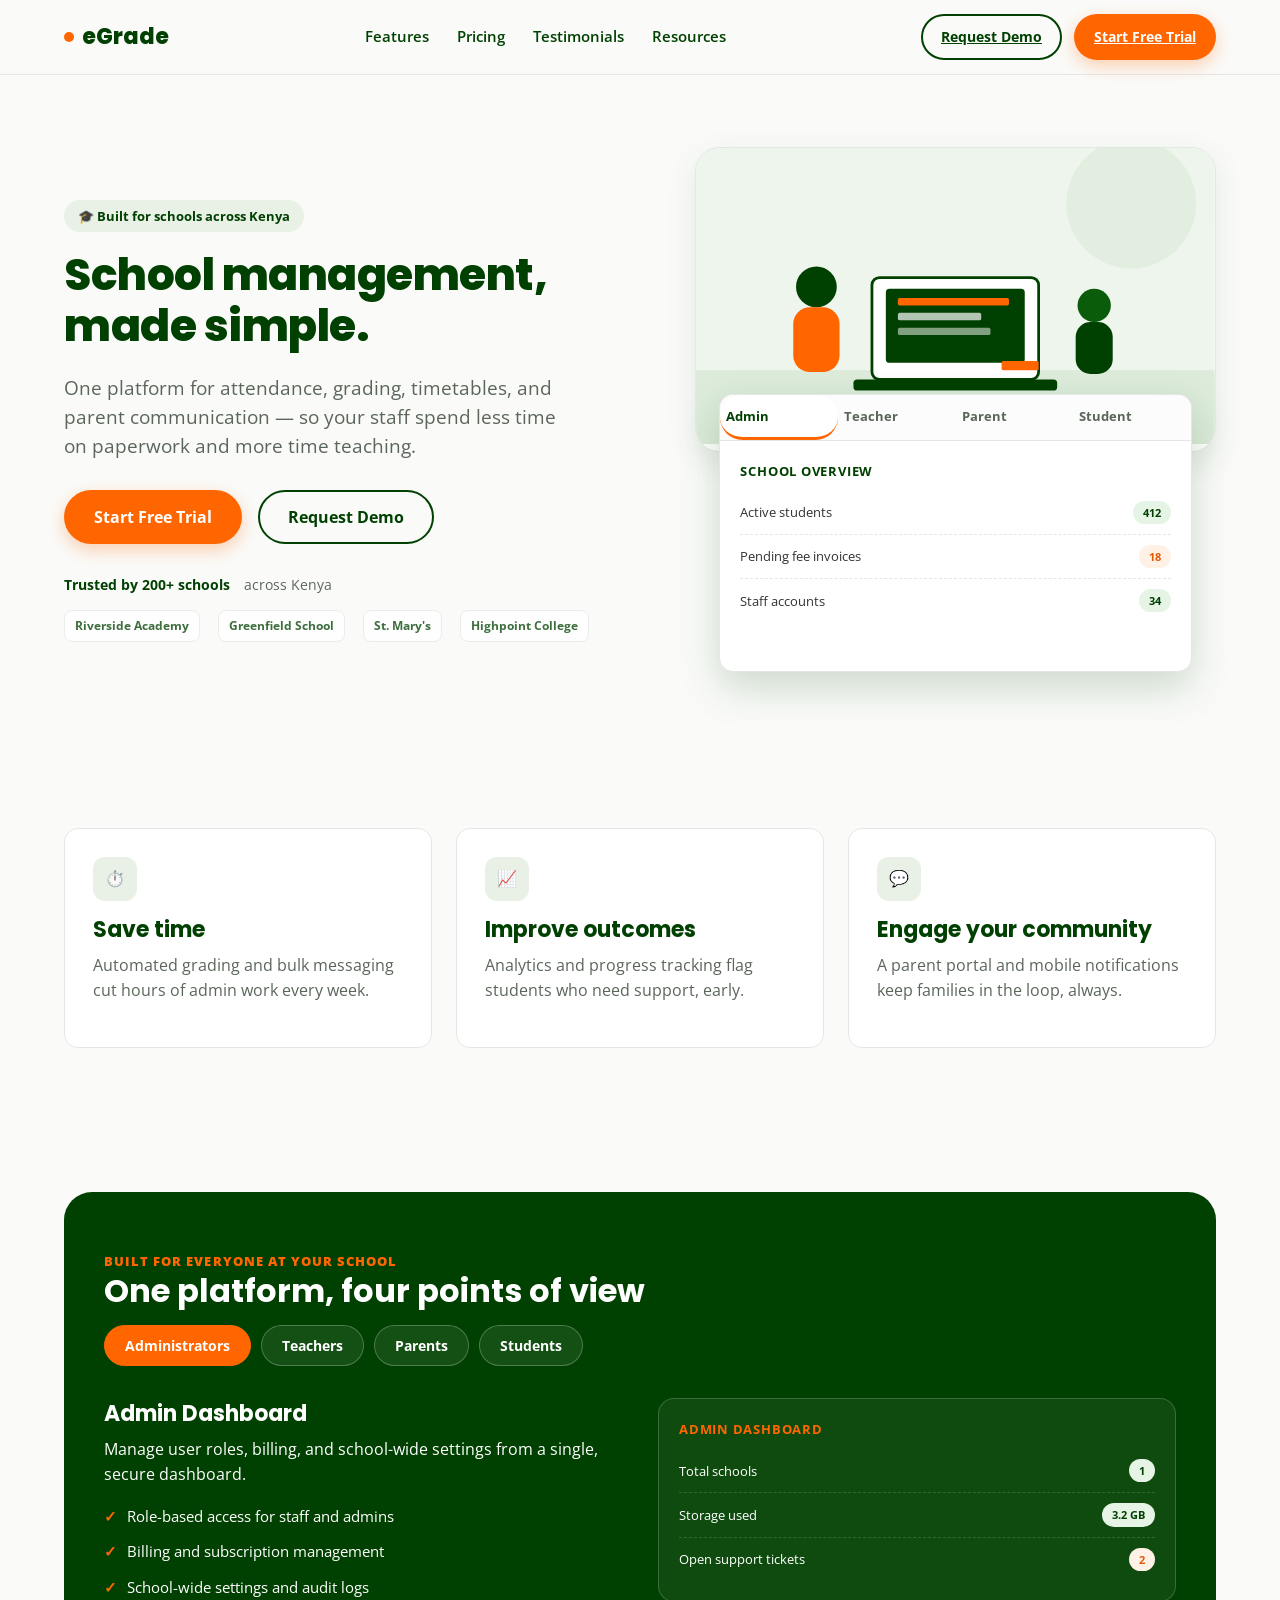
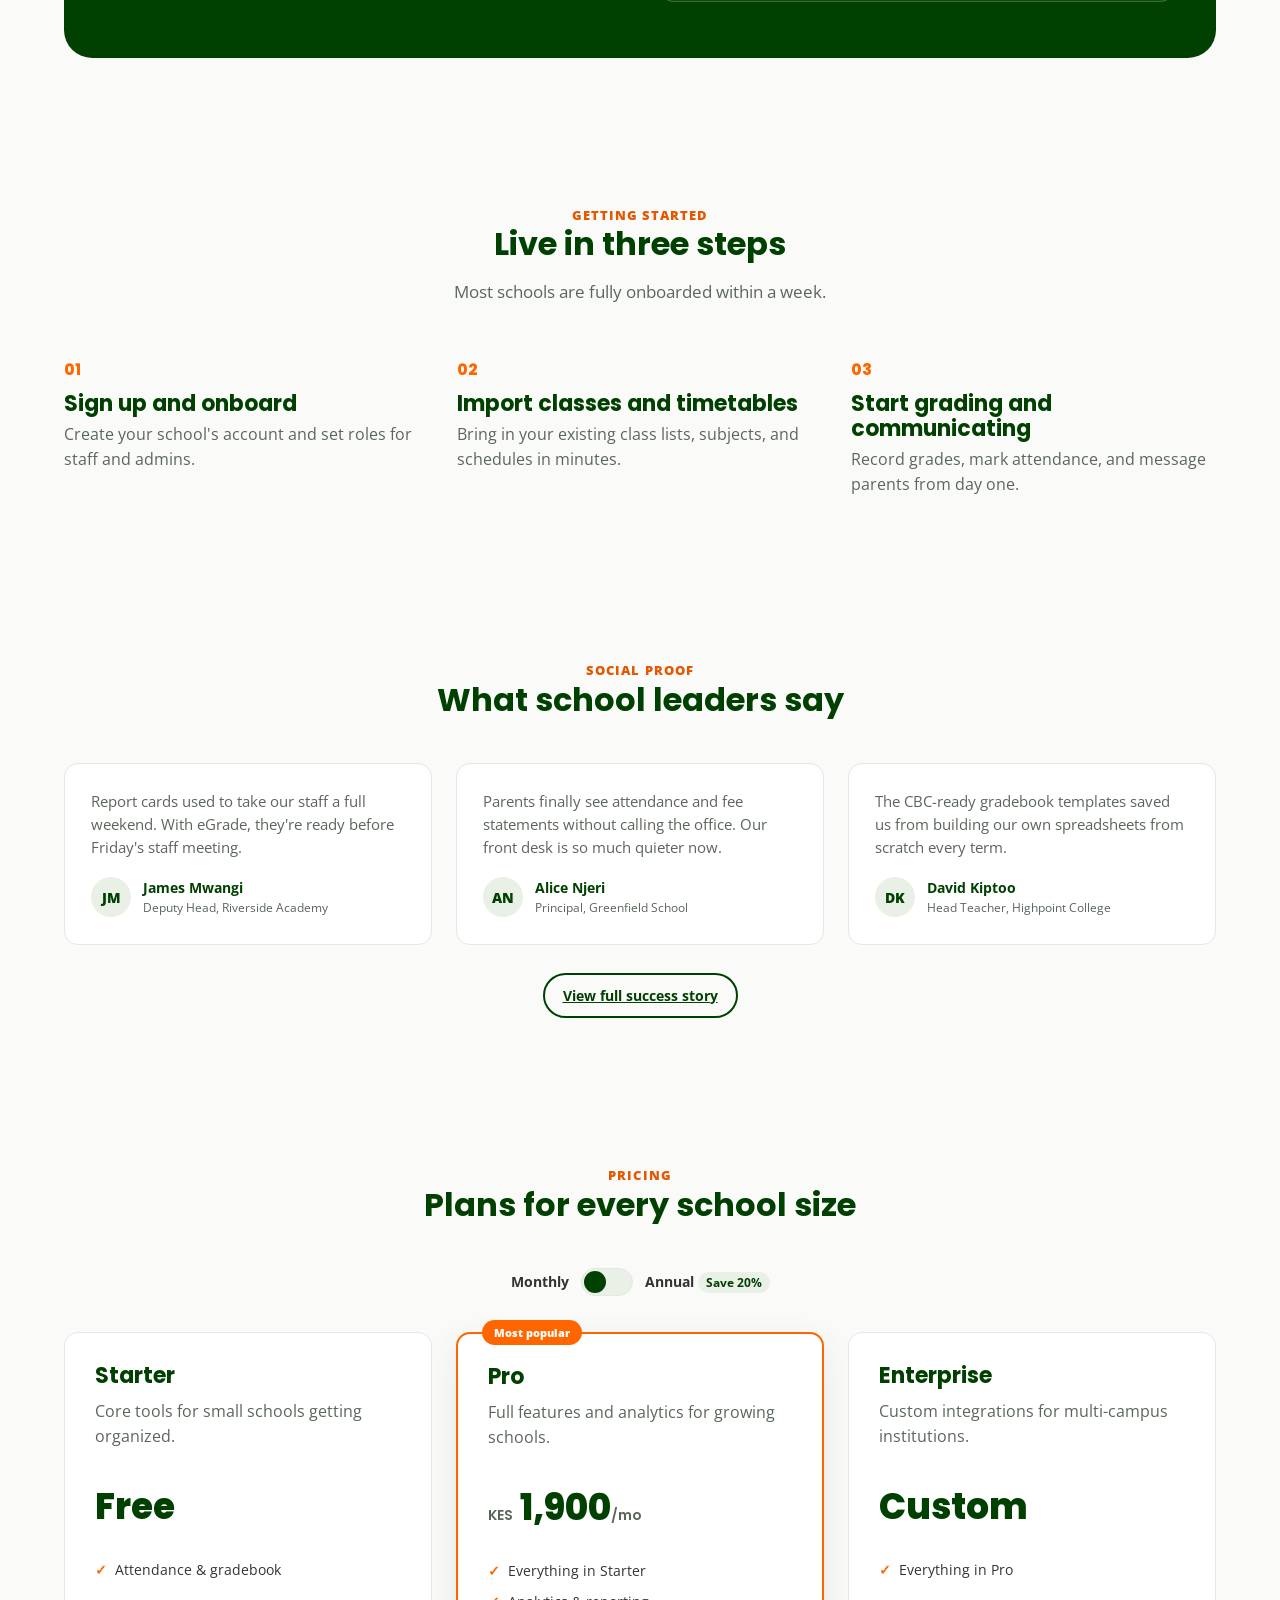
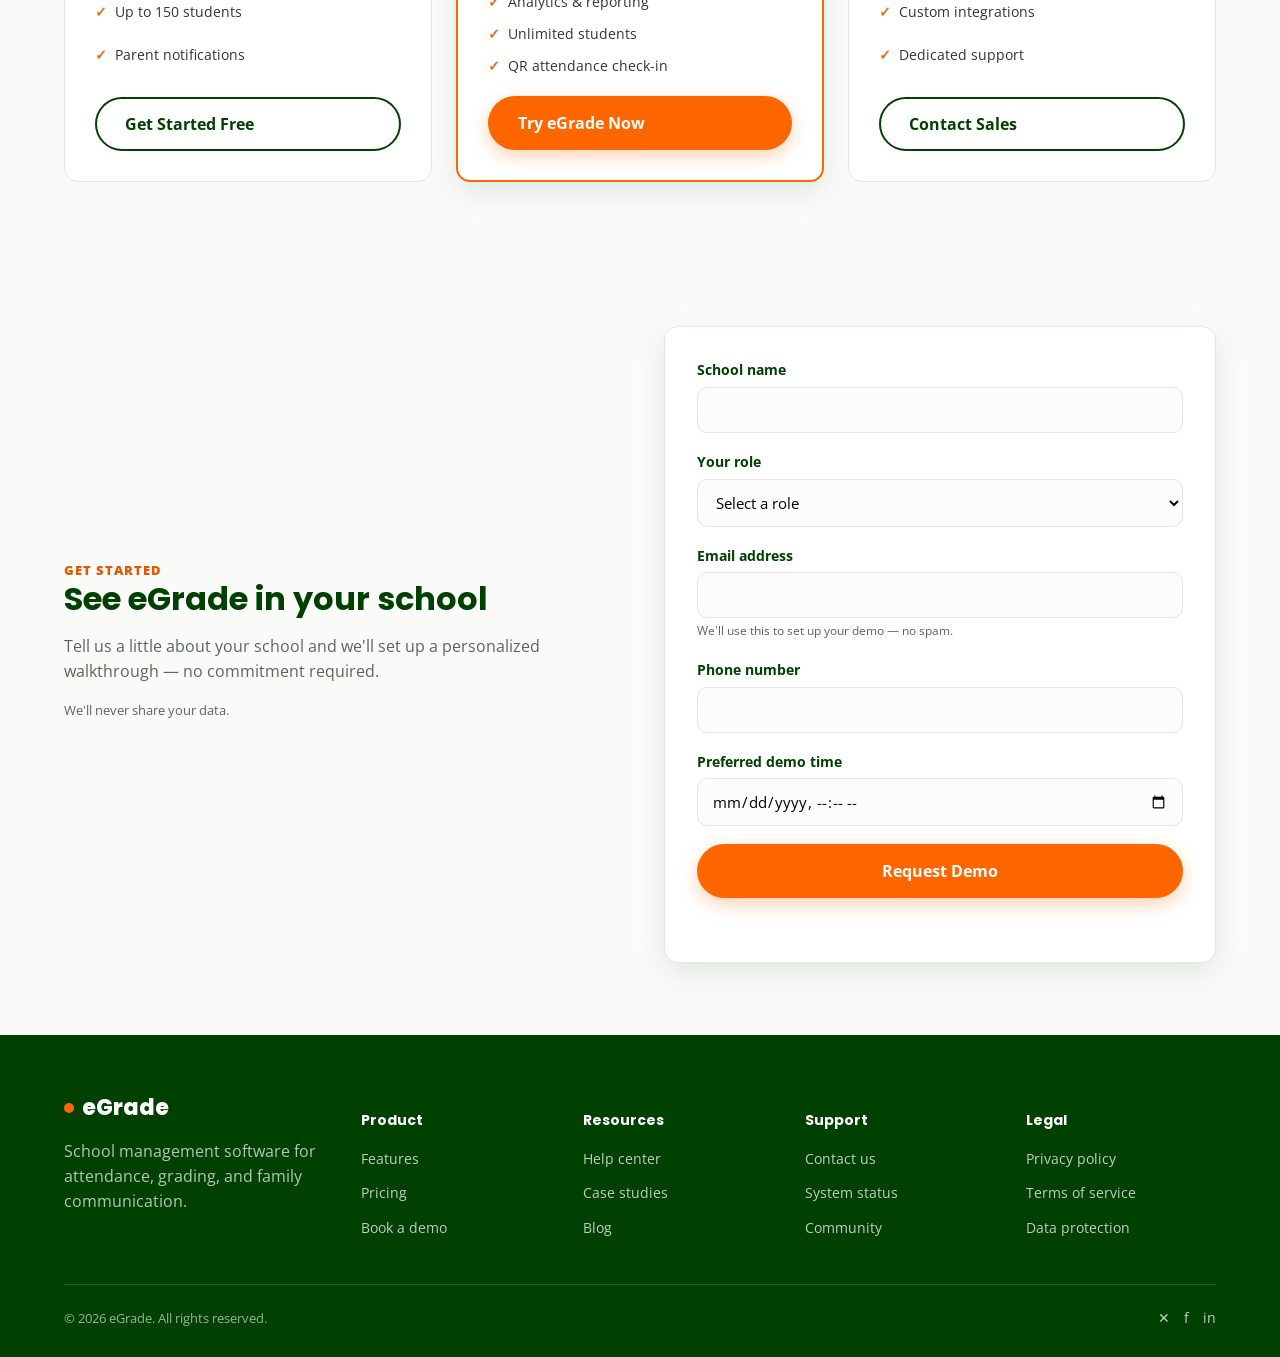
<file: h/index.html>
<!DOCTYPE html>
<html lang="en">
<head>
<meta charset="UTF-8">
<meta name="viewport" content="width=device-width, initial-scale=1.0">
<title>eGrade — School Management Software | Attendance, Grading, Parent Portal</title>
<meta name="description" content="Streamline school operations with eGrade. Manage attendance, grading, timetables, and parent communication in one secure platform. Start a free trial.">
<link rel="preconnect" href="https://fonts.googleapis.com">
<link rel="preconnect" href="https://fonts.gstatic.com" crossorigin>
<link href="https://fonts.googleapis.com/css2?family=Poppins:wght@600;700;800&family=Open+Sans:wght@400;600;700&display=swap" rel="stylesheet">
<script type="application/ld+json">
{
  "@context": "https://schema.org",
  "@type": "SoftwareApplication",
  "name": "eGrade",
  "applicationCategory": "EducationalApplication",
  "operatingSystem": "Web",
  "description": "All-in-one school management platform for attendance, grading, communication, and reporting.",
  "offers": {
    "@type": "AggregateOffer",
    "lowPrice": "0",
    "priceCurrency": "KES",
    "offerCount": "3"
  },
  "aggregateRating": {
    "@type": "AggregateRating",
    "ratingValue": "4.8",
    "reviewCount": "214"
  }
}
</script>
<script type="application/ld+json">
{
  "@context": "https://schema.org",
  "@type": "Organization",
  "name": "eGrade",
  "url": "https://www.egrade.example",
  "sameAs": []
}
</script>
<style>
  :root{
    --green-900:#004000;
    --green-800:#0a5c0a;
    --green-050:#e9f1e7;
    --orange-500:#ff6600;
    --orange-600:#e35800;
    --bg:#FAFBF9;
    --text:#333333;
    --text-soft:#5b665b;
    --border:#E6E6E6;
    --white:#ffffff;
    --radius:14px;
    --max:1200px;
    --gutter:24px;
    --font-head:'Poppins', 'Inter', sans-serif;
    --font-body:'Open Sans', 'Roboto', sans-serif;
    --shadow:0 10px 30px rgba(0,64,0,0.10);
  }
  *{box-sizing:border-box;}
  html{scroll-behavior:smooth;}
  @media (prefers-reduced-motion:reduce){ html{scroll-behavior:auto;} *{animation:none !important; transition:none !important;} }

  body{
    margin:0;
    font-family:var(--font-body);
    color:var(--text);
    background:var(--bg);
    font-size:16px;
    line-height:1.55;
  }
  h1,h2,h3{ font-family:var(--font-head); color:var(--green-900); margin:0 0 .5em; line-height:1.15; }
  h1{ font-size:44px; font-weight:800; letter-spacing:-0.5px; }
  h2{ font-size:32px; font-weight:700; }
  h3{ font-size:22px; font-weight:700; }
  p{ margin:0 0 1em; color:var(--text-soft); }
  a{ color:inherit; }
  .container{ max-width:var(--max); margin:0 auto; padding:0 var(--gutter); }
  .skip-link{
    position:absolute; left:-9999px; top:0; background:var(--green-900); color:#fff; padding:12px 20px; z-index:200; border-radius:0 0 8px 0;
  }
  .skip-link:focus{ left:0; }

  button, .btn{
    font-family:var(--font-body);
    font-weight:700;
    font-size:16px;
    border-radius:999px;
    padding:14px 28px;
    border:2px solid transparent;
    cursor:pointer;
    display:inline-flex;
    align-items:center;
    gap:8px;
    transition:transform .15s ease, box-shadow .15s ease, background .15s ease;
  }
  button:focus-visible, a:focus-visible, input:focus-visible, .tab:focus-visible{
    outline:3px solid var(--orange-500);
    outline-offset:2px;
  }
  .btn-primary{ background:var(--orange-500); color:#fff; box-shadow:0 6px 18px rgba(255,102,0,0.30); }
  .btn-primary:hover{ background:var(--orange-600); transform:translateY(-2px); }
  .btn-outline{ background:transparent; color:var(--green-900); border-color:var(--green-900); }
  .btn-outline:hover{ background:var(--green-050); transform:translateY(-2px); }
  .btn-sm{ padding:10px 18px; font-size:14px; }

  /* NAV */
  header.nav{
    position:sticky; top:0; z-index:100;
    background:rgba(250,251,249,0.92);
    backdrop-filter:blur(8px);
    border-bottom:1px solid var(--border);
  }
  .nav-inner{ display:flex; align-items:center; justify-content:space-between; padding:14px var(--gutter); max-width:var(--max); margin:0 auto; }
  .logo{ display:flex; align-items:center; gap:8px; font-family:var(--font-head); font-weight:800; font-size:22px; color:var(--green-900); text-decoration:none; }
  .logo .dot{ width:10px; height:10px; border-radius:50%; background:var(--orange-500); display:inline-block; }
  .nav-links{ display:flex; gap:28px; list-style:none; margin:0; padding:0; }
  .nav-links a{ text-decoration:none; font-weight:600; color:var(--green-900); font-size:15px; }
  .nav-cta{ display:flex; gap:12px; align-items:center; }
  .nav-toggle{ display:none; background:none; border:none; padding:8px; }
  @media (max-width:900px){
    .nav-links{ display:none; }
    .nav-toggle{ display:inline-flex; }
  }

  /* HERO */
  .hero{ padding:72px 0 60px; overflow:hidden; }
  .hero-inner{ display:grid; grid-template-columns:1.05fr 0.95fr; gap:56px; align-items:center; }
  .eyebrow{ display:inline-flex; align-items:center; gap:8px; background:var(--green-050); color:var(--green-900); font-weight:700; font-size:13px; padding:6px 14px; border-radius:999px; margin-bottom:18px; }
  .hero p.lead{ font-size:19px; color:var(--text-soft); max-width:46ch; }
  .hero-ctas{ display:flex; gap:16px; margin:28px 0 30px; flex-wrap:wrap; }
  .trust-line{ display:flex; align-items:center; gap:14px; flex-wrap:wrap; font-size:14px; color:var(--text-soft); }
  .trust-line strong{ color:var(--green-900); }
  .logo-row{ display:flex; gap:18px; margin-top:14px; opacity:.75; flex-wrap:wrap; }
  .logo-chip{ font-size:12px; font-weight:700; color:var(--green-900); border:1px solid var(--border); border-radius:8px; padding:6px 10px; background:#fff; }

  /* Hero visual: illustration + dashboard inset with role switcher */
  .hero-visual{ position:relative; }
  .scene{ border-radius:24px; overflow:hidden; box-shadow:var(--shadow); background:linear-gradient(160deg, var(--green-050), #fff 60%); border:1px solid var(--border); }
  .dash-card{
    position:relative; margin:-58px 24px 24px; background:#fff; border-radius:var(--radius); box-shadow:0 16px 40px rgba(0,64,0,0.18); border:1px solid var(--border); overflow:hidden;
  }
  .dash-tabs{ display:flex; border-bottom:1px solid var(--border); background:#fbfcfb; }
  .tab{
    flex:1; background:none; border:none; padding:12px 6px; font-weight:700; font-size:13px; color:var(--text-soft); cursor:pointer; border-bottom:3px solid transparent; font-family:var(--font-body);
  }
  .tab[aria-selected="true"]{ color:var(--green-900); border-bottom-color:var(--orange-500); background:#fff; }
  .dash-body{ padding:20px; min-height:230px; }
  .dash-row{ display:flex; justify-content:space-between; align-items:center; padding:10px 0; border-bottom:1px dashed var(--border); font-size:13px; }
  .dash-row:last-child{ border-bottom:none; }
  .pill{ font-size:11px; font-weight:700; padding:3px 10px; border-radius:999px; }
  .pill.ok{ background:#e6f4e6; color:var(--green-900); }
  .pill.warn{ background:#fff1e6; color:var(--orange-600); }
  .dash-title{ font-size:13px; font-weight:700; color:var(--green-900); text-transform:uppercase; letter-spacing:.06em; margin-bottom:10px; }

  @media (max-width:900px){
    .hero-inner{ grid-template-columns:1fr; gap:36px; }
    h1{ font-size:34px; }
    .dash-card{ margin:-40px 14px 14px; }
  }

  /* Section shell */
  section{ padding:72px 0; }
  .section-head{ max-width:640px; margin:0 auto 44px; text-align:center; }
  .section-head p{ font-size:17px; }
  .eyebrow-alt{ color:var(--orange-600); font-weight:800; font-size:13px; letter-spacing:.08em; text-transform:uppercase; }

  /* Value props */
  .value-grid{ display:grid; grid-template-columns:repeat(3,1fr); gap:24px; }
  .value-card{ background:#fff; border:1px solid var(--border); border-radius:var(--radius); padding:28px; }
  .value-card .icon{ width:44px; height:44px; border-radius:12px; background:var(--green-050); display:flex; align-items:center; justify-content:center; margin-bottom:16px; }
  @media (max-width:900px){ .value-grid{ grid-template-columns:1fr; } }

  /* Audience features */
  .audience-wrap{ background:var(--green-900); border-radius:28px; padding:56px 40px; color:#fff; }
  .audience-wrap h2, .audience-wrap p{ color:#fff; }
  .audience-wrap .eyebrow-alt{ color:var(--orange-500); }
  .audience-tabs{ display:flex; gap:10px; flex-wrap:wrap; margin-bottom:32px; }
  .a-tab{ background:rgba(255,255,255,0.08); border:1px solid rgba(255,255,255,0.25); color:#fff; border-radius:999px; padding:10px 20px; font-weight:700; font-size:14px; }
  .a-tab[aria-selected="true"]{ background:var(--orange-500); border-color:var(--orange-500); }
  .a-panel{ display:grid; grid-template-columns:1fr 1fr; gap:36px; align-items:center; }
  .a-panel ul{ list-style:none; padding:0; margin:18px 0 0; display:grid; gap:12px; }
  .a-panel li{ display:flex; gap:10px; font-size:15px; }
  .check{ color:var(--orange-500); font-weight:900; }
  .mock{ background:rgba(255,255,255,0.06); border:1px solid rgba(255,255,255,0.18); border-radius:16px; padding:20px; }
  .mock .dash-row{ border-bottom-color:rgba(255,255,255,0.15); color:#fff; }
  @media (max-width:900px){ .a-panel{ grid-template-columns:1fr; } .audience-wrap{ padding:36px 22px; } }

  /* How it works */
  .steps{ display:grid; grid-template-columns:repeat(3,1fr); gap:28px; counter-reset:step; }
  .step{ position:relative; padding-top:8px; }
  .step .num{ font-family:var(--font-head); font-size:15px; font-weight:800; color:var(--orange-500); display:block; margin-bottom:10px; }
  .step h3{ margin-bottom:6px; }
  @media (max-width:900px){ .steps{ grid-template-columns:1fr; } }

  /* Testimonials */
  .testimonials{ display:grid; grid-template-columns:repeat(3,1fr); gap:24px; }
  .t-card{ background:#fff; border:1px solid var(--border); border-radius:var(--radius); padding:26px; }
  .t-quote{ font-size:15px; margin-bottom:18px; }
  .t-who{ display:flex; align-items:center; gap:12px; }
  .avatar{ width:40px; height:40px; border-radius:50%; background:var(--green-050); color:var(--green-900); display:flex; align-items:center; justify-content:center; font-weight:800; font-size:14px; }
  .t-name{ font-weight:700; color:var(--green-900); font-size:14px; }
  .t-role{ font-size:12px; color:var(--text-soft); }
  @media (max-width:900px){ .testimonials{ grid-template-columns:1fr; } }

  /* Pricing */
  .pricing-toggle{ display:flex; align-items:center; justify-content:center; gap:12px; margin-bottom:36px; font-weight:700; font-size:14px; }
  .switch{ position:relative; width:52px; height:28px; background:var(--green-050); border-radius:999px; border:1px solid var(--border); cursor:pointer; }
  .switch .knob{ position:absolute; top:2px; left:2px; width:22px; height:22px; border-radius:50%; background:var(--green-900); transition:transform .2s ease; }
  .switch[aria-checked="true"] .knob{ transform:translateX(24px); background:var(--orange-500); }
  .save-badge{ background:var(--green-050); color:var(--green-900); font-size:12px; padding:2px 8px; border-radius:999px; }
  .pricing-grid{ display:grid; grid-template-columns:repeat(3,1fr); gap:24px; align-items:stretch; }
  .plan{ background:#fff; border:1px solid var(--border); border-radius:var(--radius); padding:30px; display:flex; flex-direction:column; }
  .plan.popular{ border:2px solid var(--orange-500); box-shadow:var(--shadow); position:relative; }
  .plan.popular::before{ content:"Most popular"; position:absolute; top:-14px; left:24px; background:var(--orange-500); color:#fff; font-size:11px; font-weight:800; padding:4px 12px; border-radius:999px; }
  .price{ font-family:var(--font-head); font-size:36px; font-weight:800; color:var(--green-900); margin:14px 0 4px; }
  .price span{ font-size:14px; font-weight:600; color:var(--text-soft); }
  .plan ul{ list-style:none; padding:0; margin:20px 0; display:grid; gap:10px; flex:1; }
  .plan li{ font-size:14px; display:flex; gap:8px; }
  @media (max-width:900px){ .pricing-grid{ grid-template-columns:1fr; } }

  /* Demo form */
  .demo-wrap{ display:grid; grid-template-columns:1fr 1fr; gap:48px; align-items:center; }
  form.demo-form{ background:#fff; border:1px solid var(--border); border-radius:var(--radius); padding:32px; box-shadow:var(--shadow); }
  .field{ margin-bottom:18px; }
  .field label{ display:block; font-weight:700; font-size:14px; color:var(--green-900); margin-bottom:6px; }
  .field input, .field select{
    width:100%; padding:12px 14px; border:1px solid var(--border); border-radius:10px; font-size:15px; font-family:var(--font-body); background:#fbfcfb;
  }
  .field input:focus, .field select:focus{ border-color:var(--green-900); outline:none; box-shadow:0 0 0 3px var(--green-050); }
  .field small{ display:block; color:var(--text-soft); margin-top:4px; font-size:12px; }
  .form-note{ font-size:13px; color:var(--text-soft); margin-top:10px; }
  .form-status{ font-size:14px; font-weight:700; margin-top:12px; min-height:20px; }
  .form-status.success{ color:var(--green-900); }
  @media (max-width:900px){ .demo-wrap{ grid-template-columns:1fr; } }

  /* Footer */
  footer{ background:var(--green-900); color:#fff; padding:56px 0 28px; }
  .footer-grid{ display:grid; grid-template-columns:1.4fr repeat(4,1fr); gap:32px; }
  footer h4{ color:#fff; font-family:var(--font-head); font-size:14px; margin-bottom:14px; }
  footer ul{ list-style:none; padding:0; margin:0; display:grid; gap:10px; }
  footer a{ color:rgba(255,255,255,0.75); text-decoration:none; font-size:14px; }
  footer a:hover{ color:#fff; }
  .footer-bottom{ display:flex; justify-content:space-between; align-items:center; margin-top:44px; padding-top:22px; border-top:1px solid rgba(255,255,255,0.15); font-size:13px; color:rgba(255,255,255,0.6); flex-wrap:wrap; gap:12px; }
  .social{ display:flex; gap:14px; }
  @media (max-width:900px){ .footer-grid{ grid-template-columns:1fr 1fr; } }

  .visually-hidden{ position:absolute; width:1px; height:1px; overflow:hidden; clip:rect(0 0 0 0); }
</style>
</head>
<body>
<a class="skip-link" href="#main">Skip to main content</a>

<header class="nav">
  <div class="nav-inner">
    <a class="logo" href="#top" aria-label="eGrade home"><span class="dot"></span>eGrade</a>
    <nav aria-label="Primary">
      <ul class="nav-links">
        <li><a href="#features">Features</a></li>
        <li><a href="#pricing">Pricing</a></li>
        <li><a href="#proof">Testimonials</a></li>
        <li><a href="#demo">Resources</a></li>
      </ul>
    </nav>
    <div class="nav-cta">
      <a class="btn btn-outline btn-sm" href="#demo" data-track="cta_click" data-cta="request_demo_nav">Request Demo</a>
      <a class="btn btn-primary btn-sm" href="#demo" data-track="cta_click" data-cta="start_trial_nav">Start Free Trial</a>
    </div>
    <button class="nav-toggle" aria-label="Open menu" aria-expanded="false">☰</button>
  </div>
</header>

<main id="main">

  <!-- HERO -->
  <section class="hero" id="top">
    <div class="container hero-inner">
      <div>
        <span class="eyebrow">🎓 Built for schools across Kenya</span>
        <h1>School management, made simple.</h1>
        <p class="lead">One platform for attendance, grading, timetables, and parent communication — so your staff spend less time on paperwork and more time teaching.</p>
        <div class="hero-ctas">
          <button class="btn btn-primary" data-track="cta_click" data-cta="start_trial_hero">Start Free Trial</button>
          <button class="btn btn-outline" data-track="cta_click" data-cta="request_demo_hero">Request Demo</button>
        </div>
        <div class="trust-line">
          <strong>Trusted by 200+ schools</strong> across Kenya
        </div>
        <div class="logo-row" aria-label="Partner schools">
          <span class="logo-chip">Riverside Academy</span>
          <span class="logo-chip">Greenfield School</span>
          <span class="logo-chip">St. Mary's</span>
          <span class="logo-chip">Highpoint College</span>
        </div>
      </div>

      <div class="hero-visual">
        <div class="scene">
          <svg viewBox="0 0 560 320" width="100%" role="img" aria-label="Illustration of teachers and students using eGrade on a laptop">
            <rect width="560" height="320" fill="#eef5ec"/>
            <circle cx="470" cy="60" r="70" fill="#e2eee0"/>
            <rect x="0" y="240" width="560" height="80" fill="#dcebda"/>
            <!-- laptop -->
            <rect x="190" y="140" width="180" height="110" rx="8" fill="#ffffff" stroke="#004000" stroke-width="3"/>
            <rect x="205" y="152" width="150" height="80" rx="4" fill="#004000"/>
            <rect x="170" y="250" width="220" height="12" rx="4" fill="#004000"/>
            <rect x="218" y="162" width="120" height="8" rx="2" fill="#ff6600"/>
            <rect x="218" y="178" width="90" height="8" rx="2" fill="#ffffff" opacity="0.7"/>
            <rect x="218" y="194" width="100" height="8" rx="2" fill="#ffffff" opacity="0.5"/>
            <!-- teacher figure -->
            <circle cx="130" cy="150" r="22" fill="#004000"/>
            <rect x="105" y="172" width="50" height="70" rx="18" fill="#ff6600"/>
            <!-- student figure -->
            <circle cx="430" cy="170" r="18" fill="#0a5c0a"/>
            <rect x="410" y="188" width="40" height="56" rx="16" fill="#004000"/>
            <!-- book -->
            <rect x="330" y="230" width="40" height="10" rx="2" fill="#ff6600"/>
          </svg>
        </div>

        <div class="dash-card">
          <div class="dash-tabs" role="tablist" aria-label="Dashboard preview by role">
            <button class="tab" role="tab" aria-selected="true" data-role="admin">Admin</button>
            <button class="tab" role="tab" aria-selected="false" data-role="teacher">Teacher</button>
            <button class="tab" role="tab" aria-selected="false" data-role="parent">Parent</button>
            <button class="tab" role="tab" aria-selected="false" data-role="student">Student</button>
          </div>
          <div class="dash-body" id="dashBody">
            <!-- filled by JS -->
          </div>
        </div>
      </div>
    </div>
  </section>

  <!-- VALUE PROPS -->
  <section id="value">
    <div class="container">
      <div class="value-grid">
        <div class="value-card">
          <div class="icon" aria-hidden="true">⏱️</div>
          <h3>Save time</h3>
          <p>Automated grading and bulk messaging cut hours of admin work every week.</p>
        </div>
        <div class="value-card">
          <div class="icon" aria-hidden="true">📈</div>
          <h3>Improve outcomes</h3>
          <p>Analytics and progress tracking flag students who need support, early.</p>
        </div>
        <div class="value-card">
          <div class="icon" aria-hidden="true">💬</div>
          <h3>Engage your community</h3>
          <p>A parent portal and mobile notifications keep families in the loop, always.</p>
        </div>
      </div>
    </div>
  </section>

  <!-- FEATURES BY AUDIENCE -->
  <section id="features">
    <div class="container">
      <div class="audience-wrap">
        <div class="section-head" style="text-align:left; margin:0 0 8px;">
          <span class="eyebrow-alt">Built for everyone at your school</span>
          <h2>One platform, four points of view</h2>
        </div>
        <div class="audience-tabs" role="tablist" aria-label="Features by audience">
          <button class="a-tab" role="tab" aria-selected="true" data-aud="admin">Administrators</button>
          <button class="a-tab" role="tab" aria-selected="false" data-aud="teacher">Teachers</button>
          <button class="a-tab" role="tab" aria-selected="false" data-aud="parent">Parents</button>
          <button class="a-tab" role="tab" aria-selected="false" data-aud="student">Students</button>
        </div>
        <div id="audiencePanel" class="a-panel"><!-- filled by JS --></div>
      </div>
    </div>
  </section>

  <!-- HOW IT WORKS -->
  <section id="how">
    <div class="container">
      <div class="section-head">
        <span class="eyebrow-alt">Getting started</span>
        <h2>Live in three steps</h2>
        <p>Most schools are fully onboarded within a week.</p>
      </div>
      <div class="steps">
        <div class="step">
          <span class="num">01</span>
          <h3>Sign up and onboard</h3>
          <p>Create your school's account and set roles for staff and admins.</p>
        </div>
        <div class="step">
          <span class="num">02</span>
          <h3>Import classes and timetables</h3>
          <p>Bring in your existing class lists, subjects, and schedules in minutes.</p>
        </div>
        <div class="step">
          <span class="num">03</span>
          <h3>Start grading and communicating</h3>
          <p>Record grades, mark attendance, and message parents from day one.</p>
        </div>
      </div>
    </div>
  </section>

  <!-- SOCIAL PROOF -->
  <section id="proof">
    <div class="container">
      <div class="section-head">
        <span class="eyebrow-alt">Social proof</span>
        <h2>What school leaders say</h2>
      </div>
      <div class="testimonials">
        <div class="t-card">
          <p class="t-quote">Report cards used to take our staff a full weekend. With eGrade, they're ready before Friday's staff meeting.</p>
          <div class="t-who">
            <div class="avatar">JM</div>
            <div>
              <div class="t-name">James Mwangi</div>
              <div class="t-role">Deputy Head, Riverside Academy</div>
            </div>
          </div>
        </div>
        <div class="t-card">
          <p class="t-quote">Parents finally see attendance and fee statements without calling the office. Our front desk is so much quieter now.</p>
          <div class="t-who">
            <div class="avatar">AN</div>
            <div>
              <div class="t-name">Alice Njeri</div>
              <div class="t-role">Principal, Greenfield School</div>
            </div>
          </div>
        </div>
        <div class="t-card">
          <p class="t-quote">The CBC-ready gradebook templates saved us from building our own spreadsheets from scratch every term.</p>
          <div class="t-who">
            <div class="avatar">DK</div>
            <div>
              <div class="t-name">David Kiptoo</div>
              <div class="t-role">Head Teacher, Highpoint College</div>
            </div>
          </div>
        </div>
      </div>
      <div style="text-align:center; margin-top:28px;">
        <a href="#demo" class="btn btn-outline btn-sm" data-track="cta_click" data-cta="case_study">View full success story</a>
      </div>
    </div>
  </section>

  <!-- PRICING -->
  <section id="pricing">
    <div class="container">
      <div class="section-head">
        <span class="eyebrow-alt">Pricing</span>
        <h2>Plans for every school size</h2>
      </div>
      <div class="pricing-toggle">
        <span>Monthly</span>
        <div class="switch" role="switch" aria-checked="false" tabindex="0" aria-label="Toggle annual pricing"><span class="knob"></span></div>
        <span>Annual <span class="save-badge">Save 20%</span></span>
      </div>
      <div class="pricing-grid">
        <div class="plan">
          <h3>Starter</h3>
          <p>Core tools for small schools getting organized.</p>
          <div class="price" data-monthly="0" data-annual="0">Free</div>
          <ul>
            <li><span class="check">✓</span> Attendance &amp; gradebook</li>
            <li><span class="check">✓</span> Up to 150 students</li>
            <li><span class="check">✓</span> Parent notifications</li>
          </ul>
          <button class="btn btn-outline" data-track="cta_click" data-cta="pricing_starter">Get Started Free</button>
        </div>
        <div class="plan popular">
          <h3>Pro</h3>
          <p>Full features and analytics for growing schools.</p>
          <div class="price" data-monthly="1900" data-annual="1520"><span>KES</span> 1,900<span>/mo</span></div>
          <ul>
            <li><span class="check">✓</span> Everything in Starter</li>
            <li><span class="check">✓</span> Analytics &amp; reporting</li>
            <li><span class="check">✓</span> Unlimited students</li>
            <li><span class="check">✓</span> QR attendance check-in</li>
          </ul>
          <button class="btn btn-primary" data-track="cta_click" data-cta="pricing_pro">Try eGrade Now</button>
        </div>
        <div class="plan">
          <h3>Enterprise</h3>
          <p>Custom integrations for multi-campus institutions.</p>
          <div class="price" data-monthly="" data-annual="">Custom</div>
          <ul>
            <li><span class="check">✓</span> Everything in Pro</li>
            <li><span class="check">✓</span> Custom integrations</li>
            <li><span class="check">✓</span> Dedicated support</li>
          </ul>
          <button class="btn btn-outline" data-track="cta_click" data-cta="pricing_enterprise">Contact Sales</button>
        </div>
      </div>
    </div>
  </section>

  <!-- DEMO SIGNUP -->
  <section id="demo">
    <div class="container demo-wrap">
      <div>
        <span class="eyebrow-alt">Get started</span>
        <h2>See eGrade in your school</h2>
        <p>Tell us a little about your school and we'll set up a personalized walkthrough — no commitment required.</p>
        <p class="form-note">We'll never share your data.</p>
      </div>
      <form class="demo-form" id="demoForm" novalidate>
        <div class="field">
          <label for="schoolName">School name</label>
          <input id="schoolName" name="schoolName" type="text" required autocomplete="organization">
        </div>
        <div class="field">
          <label for="role">Your role</label>
          <select id="role" name="role" required>
            <option value="">Select a role</option>
            <option>Administrator</option>
            <option>Teacher</option>
            <option>Parent</option>
            <option>IT / Operations</option>
          </select>
        </div>
        <div class="field">
          <label for="email">Email address</label>
          <input id="email" name="email" type="email" required autocomplete="email">
          <small>We'll use this to set up your demo — no spam.</small>
        </div>
        <div class="field">
          <label for="phone">Phone number</label>
          <input id="phone" name="phone" type="tel" autocomplete="tel">
        </div>
        <div class="field">
          <label for="demoTime">Preferred demo time</label>
          <input id="demoTime" name="demoTime" type="datetime-local">
        </div>
        <button class="btn btn-primary" type="submit" style="width:100%; justify-content:center;" data-track="form_submit" data-cta="demo_form">Request Demo</button>
        <div class="form-status" id="formStatus" role="status" aria-live="polite"></div>
      </form>
    </div>
  </section>

</main>

<footer>
  <div class="container">
    <div class="footer-grid">
      <div>
        <a class="logo" href="#top" style="color:#fff;"><span class="dot"></span>eGrade</a>
        <p style="color:rgba(255,255,255,0.7); margin-top:14px; max-width:32ch;">School management software for attendance, grading, and family communication.</p>
      </div>
      <div>
        <h4>Product</h4>
        <ul>
          <li><a href="#features">Features</a></li>
          <li><a href="#pricing">Pricing</a></li>
          <li><a href="#demo">Book a demo</a></li>
        </ul>
      </div>
      <div>
        <h4>Resources</h4>
        <ul>
          <li><a href="#">Help center</a></li>
          <li><a href="#">Case studies</a></li>
          <li><a href="#">Blog</a></li>
        </ul>
      </div>
      <div>
        <h4>Support</h4>
        <ul>
          <li><a href="#">Contact us</a></li>
          <li><a href="#">System status</a></li>
          <li><a href="#">Community</a></li>
        </ul>
      </div>
      <div>
        <h4>Legal</h4>
        <ul>
          <li><a href="#">Privacy policy</a></li>
          <li><a href="#">Terms of service</a></li>
          <li><a href="#">Data protection</a></li>
        </ul>
      </div>
    </div>
    <div class="footer-bottom">
      <span>© 2026 eGrade. All rights reserved.</span>
      <div class="social" aria-label="Social media">
        <a href="#" aria-label="eGrade on X">✕</a>
        <a href="#" aria-label="eGrade on Facebook">f</a>
        <a href="#" aria-label="eGrade on LinkedIn">in</a>
      </div>
    </div>
  </div>
</footer>

<script>
  // ---- Analytics hooks (GA4 / Mixpanel-ready) ----
  function track(eventName, detail){
    var payload = Object.assign({ event: eventName }, detail || {});
    window.dataLayer = window.dataLayer || [];
    window.dataLayer.push(payload);
    if (window.gtag) { window.gtag('event', eventName, detail || {}); }
    if (window.mixpanel && window.mixpanel.track) { window.mixpanel.track(eventName, detail || {}); }
    // console.log('[analytics]', eventName, detail);
  }
  document.querySelectorAll('[data-track]').forEach(function(el){
    el.addEventListener('click', function(){
      track(el.getAttribute('data-track'), { cta: el.getAttribute('data-cta') });
    });
  });

  // ---- Mobile nav toggle ----
  var navToggle = document.querySelector('.nav-toggle');
  var navLinks = document.querySelector('.nav-links');
  navToggle.addEventListener('click', function(){
    var open = navToggle.getAttribute('aria-expanded') === 'true';
    navToggle.setAttribute('aria-expanded', String(!open));
    navLinks.style.display = open ? 'none' : 'flex';
    if(!open){
      navLinks.style.cssText = 'display:flex; flex-direction:column; position:absolute; top:64px; left:0; right:0; background:#FAFBF9; padding:16px 24px; border-bottom:1px solid #E6E6E6; gap:16px;';
    }
  });

  // ---- Hero dashboard role switcher ----
  var dashData = {
    admin: { title: 'School overview', rows: [
      ['Active students', '412', 'ok'],
      ['Pending fee invoices', '18', 'warn'],
      ['Staff accounts', '34', 'ok']
    ]},
    teacher: { title: 'Grade 8B — Today', rows: [
      ['Assignments to grade', '9', 'warn'],
      ['Attendance marked', 'Done', 'ok'],
      ['Next lesson', 'Biology, 11:00', 'ok']
    ]},
    parent: { title: "Amina's progress", rows: [
      ['Attendance this term', '96%', 'ok'],
      ['Fee balance', 'KES 0', 'ok'],
      ['Latest report card', 'Ready', 'ok']
    ]},
    student: { title: 'My dashboard', rows: [
      ['Assignments due', '2', 'warn'],
      ['Average grade', 'B+', 'ok'],
      ['Timetable today', '5 lessons', 'ok']
    ]}
  };
  var dashTabs = document.querySelectorAll('.dash-tabs .tab');
  var dashBody = document.getElementById('dashBody');
  function renderDash(role){
    var data = dashData[role];
    var html = '<div class="dash-title">' + data.title + '</div>';
    data.rows.forEach(function(r){
      html += '<div class="dash-row"><span>'+r[0]+'</span><span class="pill '+r[2]+'">'+r[1]+'</span></div>';
    });
    dashBody.innerHTML = html;
  }
  dashTabs.forEach(function(tab){
    tab.addEventListener('click', function(){
      dashTabs.forEach(function(t){ t.setAttribute('aria-selected','false'); });
      tab.setAttribute('aria-selected','true');
      renderDash(tab.getAttribute('data-role'));
      track('dashboard_role_switch', { role: tab.getAttribute('data-role') });
    });
  });
  renderDash('admin');

  // ---- Audience feature panel ----
  var audienceData = {
    admin: {
      copy: 'Manage user roles, billing, and school-wide settings from a single, secure dashboard.',
      bullets: ['Role-based access for staff and admins', 'Billing and subscription management', 'School-wide settings and audit logs'],
      dash: [['Total schools', '1', 'ok'], ['Storage used', '3.2 GB', 'ok'], ['Open support tickets', '2', 'warn']]
    },
    teacher: {
      copy: 'Plan lessons, manage assignments, and grade faster with CBC-ready templates.',
      bullets: ['Lesson planning tools', 'Assignment workflows', 'CBC-ready gradebook templates'],
      dash: [['Assignments open', '12', 'warn'], ['Classes taught', '4', 'ok'], ['Avg. grading time', '6 min', 'ok']]
    },
    parent: {
      copy: 'See fee statements, progress reports, and message teachers directly — all in one place.',
      bullets: ['Real-time fee statements', 'Progress report access', 'Direct messaging with teachers'],
      dash: [['Children linked', '2', 'ok'], ['Unread messages', '1', 'warn'], ['Fee balance', 'KES 0', 'ok']]
    },
    student: {
      copy: 'A personalized dashboard with grades, assignments, and learning resources.',
      bullets: ['Personalized dashboard', 'Assignment tracking', 'Access to learning resources'],
      dash: [['Assignments due', '2', 'warn'], ['Current GPA', '3.6', 'ok'], ['Resources saved', '14', 'ok']]
    }
  };
  var audienceLabels = { admin:'Admin Dashboard', teacher:'Teacher Tools', parent:'Parent Portal', student:'Student Experience' };
  var audienceTabs = document.querySelectorAll('.audience-tabs .a-tab');
  var audiencePanel = document.getElementById('audiencePanel');
  function renderAudience(key){
    var d = audienceData[key];
    var bullets = d.bullets.map(function(b){ return '<li><span class="check">✓</span>'+b+'</li>'; }).join('');
    var rows = d.dash.map(function(r){ return '<div class="dash-row"><span>'+r[0]+'</span><span class="pill '+r[2]+'">'+r[1]+'</span></div>'; }).join('');
    audiencePanel.innerHTML =
      '<div><h3 style="color:#fff;">'+audienceLabels[key]+'</h3><p>'+d.copy+'</p><ul>'+bullets+'</ul></div>' +
      '<div class="mock"><div class="dash-title" style="color:#ff6600;">'+audienceLabels[key]+'</div>'+rows+'</div>';
  }
  audienceTabs.forEach(function(tab){
    tab.addEventListener('click', function(){
      audienceTabs.forEach(function(t){ t.setAttribute('aria-selected','false'); });
      tab.setAttribute('aria-selected','true');
      renderAudience(tab.getAttribute('data-aud'));
      track('audience_tab_click', { audience: tab.getAttribute('data-aud') });
    });
  });
  renderAudience('admin');

  // ---- Pricing monthly/annual toggle ----
  var pricingSwitch = document.querySelector('.switch');
  var priceEls = document.querySelectorAll('.price');
  function setPricing(annual){
    pricingSwitch.setAttribute('aria-checked', String(annual));
    priceEls.forEach(function(el){
      var m = el.getAttribute('data-monthly');
      var a = el.getAttribute('data-annual');
      if(m === '0'){ el.textContent = 'Free'; return; }
      if(m === ''){ el.textContent = 'Custom'; return; }
      var val = annual ? a : m;
      el.innerHTML = '<span>KES</span> ' + Number(val).toLocaleString() + '<span>/mo</span>';
    });
    track('pricing_toggle', { annual: annual });
  }
  pricingSwitch.addEventListener('click', function(){
    setPricing(pricingSwitch.getAttribute('aria-checked') !== 'true');
  });
  pricingSwitch.addEventListener('keydown', function(e){
    if(e.key === 'Enter' || e.key === ' '){ e.preventDefault(); pricingSwitch.click(); }
  });

  // ---- Demo form ----
  var demoForm = document.getElementById('demoForm');
  var formStatus = document.getElementById('formStatus');
  demoForm.addEventListener('submit', function(e){
    e.preventDefault();
    var required = demoForm.querySelectorAll('[required]');
    var valid = true;
    required.forEach(function(f){ if(!f.value){ valid = false; f.style.borderColor = '#ff6600'; } else { f.style.borderColor = '#E6E6E6'; } });
    if(!valid){
      formStatus.textContent = 'Please fill in the required fields above.';
      formStatus.classList.remove('success');
      return;
    }
    track('demo_form_submit', { role: document.getElementById('role').value });
    formStatus.textContent = "Thanks! We'll be in touch shortly to schedule your walkthrough.";
    formStatus.classList.add('success');
    demoForm.reset();
  });
</script>
</body>
</html>
</file>
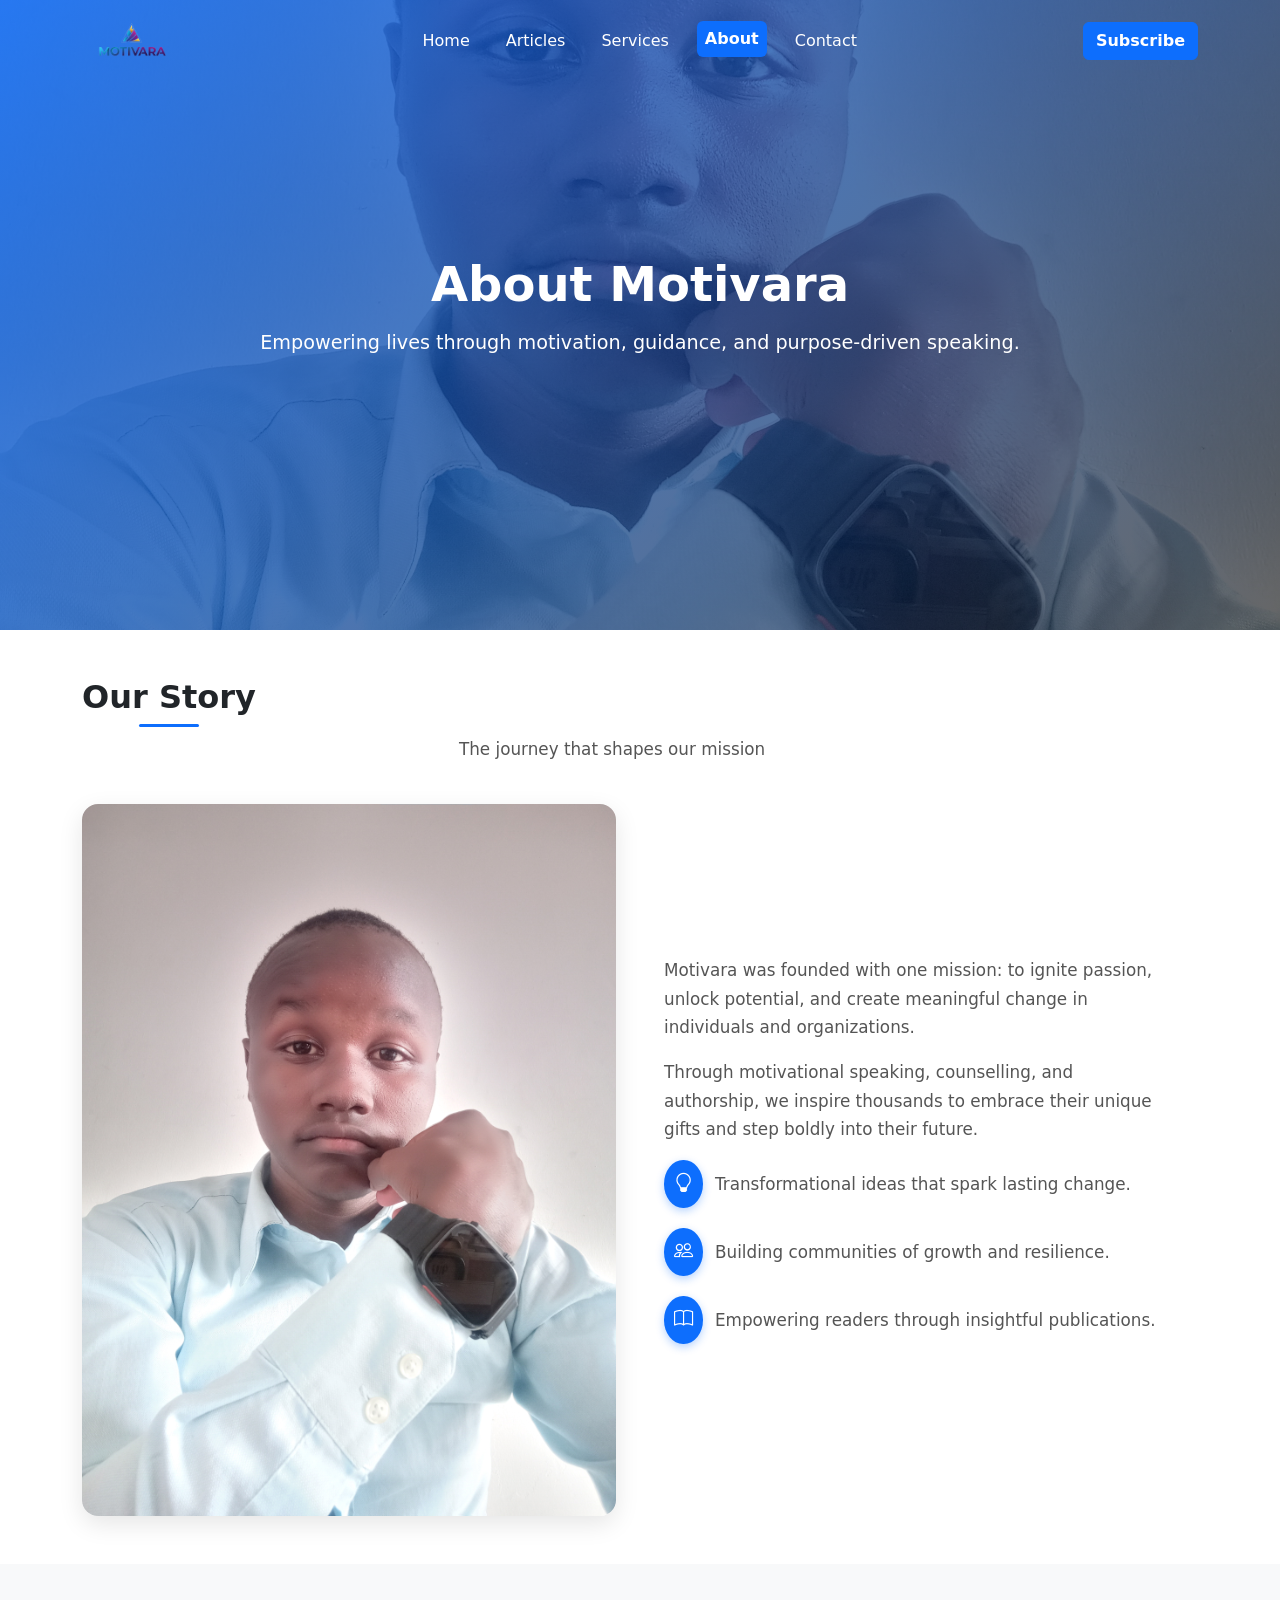
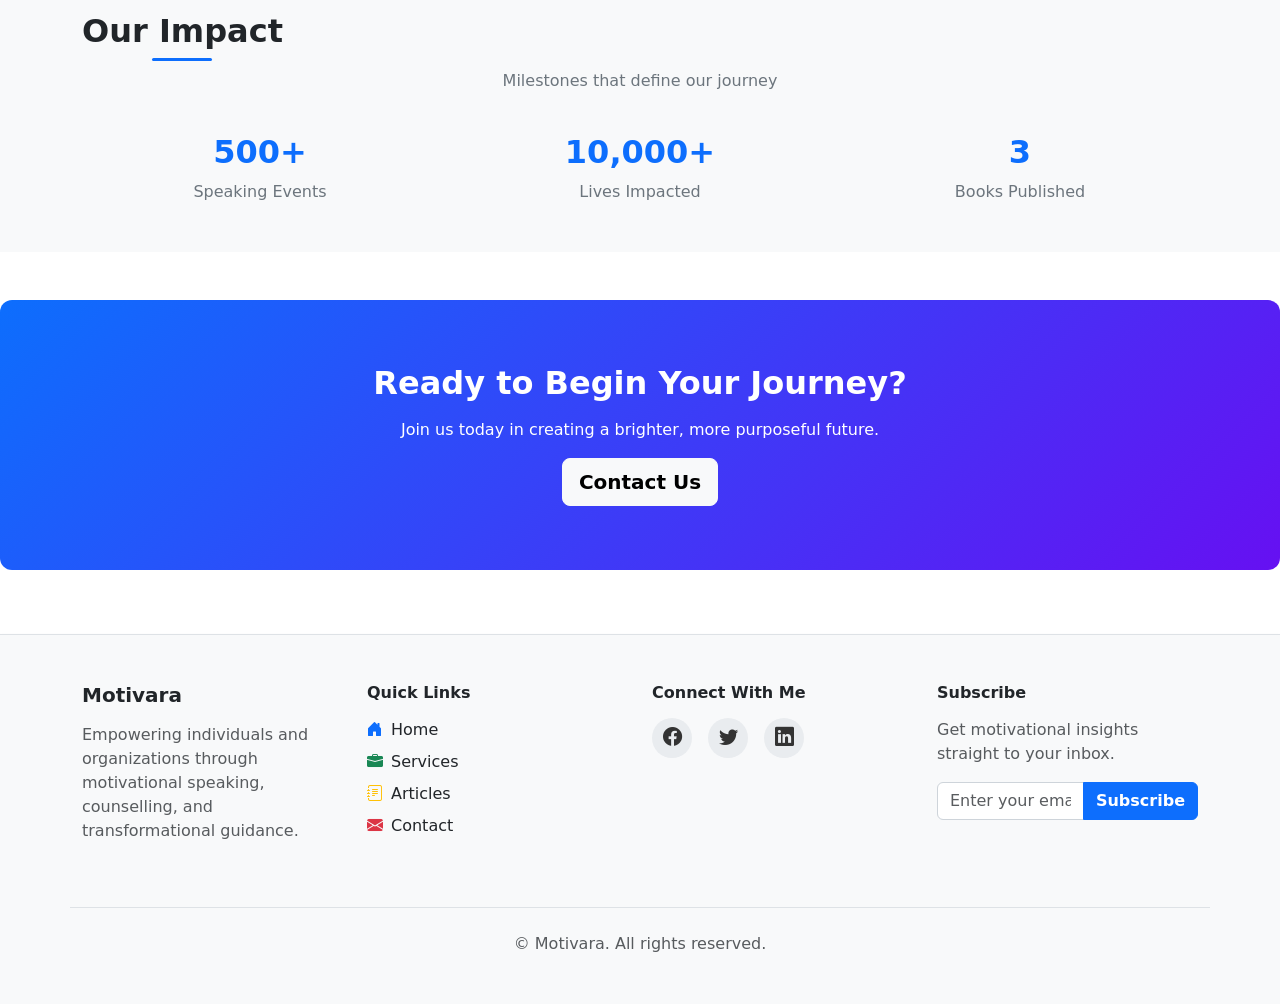
<file: about.html>
<!DOCTYPE html>
<html lang="en">
<head>
  <meta charset="UTF-8" />
  <meta name="viewport" content="width=device-width, initial-scale=1.0" />
  <title>About | Motivara</title>

  <!-- Bootstrap CSS -->
  <link href="https://cdn.jsdelivr.net/npm/bootstrap@5.3.3/dist/css/bootstrap.min.css" rel="stylesheet">
  <!-- Bootstrap Icons -->
  <link href="https://cdn.jsdelivr.net/npm/bootstrap-icons@1.11.3/font/bootstrap-icons.css" rel="stylesheet">
  <!-- AOS CSS -->
  <link href="https://cdn.jsdelivr.net/npm/aos@2.3.4/dist/aos.css" rel="stylesheet">

  <style>
    /* Navbar Transparent */
    .navbar {
      position: fixed;
      top: 0;
      left: 0;
      width: 100%;
      z-index: 1000;
      background: transparent;
      transition: all 0.3s ease;
      padding: 1rem 0;
    }
    .navbar.scrolled {
      background: rgba(255, 255, 255, 0.95);
      backdrop-filter: blur(8px);
      box-shadow: 0 2px 10px rgba(0,0,0,0.08);
    }
    .navbar-brand img {
      height: 40px;
    }
    .nav-link {
      color: #fff !important;
      font-weight: 500;
      margin: 0 10px;
    }
    .navbar.scrolled .nav-link {
      color: #101111 !important;
    }

    /* Hero */
    .hero {
      height: 70vh;
      background: linear-gradient(135deg, rgba(13,110,253,0.85), rgba(0,0,0,0.6)),
                  url('assets/team1.jpg') center/cover no-repeat;
      color: #fff;
      display: flex;
      align-items: center;
      text-align: center;
    }
    .hero h1 {
      font-size: 3rem;
      font-weight: 800;
    }
    .hero p {
      font-size: 1.2rem;
      margin-top: 1rem;
    }

    /* Section Titles */
    .section-title {
      font-weight: 700;
      margin-bottom: .5rem;
      position: relative;
      display: inline-block;
    }
    .section-title::after {
      content: "";
      display: block;
      width: 60px;
      height: 3px;
      background: #0d6efd;
      margin: 0.5rem auto 0;
      border-radius: 2px;
    }
    .section-subtitle {
      color: #6c757d;
      margin-bottom: 2.5rem;
    }
    /* Active Nav-Link Styled as Button */
.nav-link.active {
  background-color: #0d6efd; /* Bootstrap Primary Blue */
  color: #fff !important;
  border-radius: 6px;
  padding: 6px 14px;
  font-weight: 600;
  transition: all 0.3s ease;
}

/* Optional Hover Effect */
.nav-link.active:hover {
  background-color: #afafc5; /* Slightly darker blue */
  color: #fff !important;
}


    /* Our Story Polished */
    .our-story img {
      border-radius: 16px;
      box-shadow: 0 8px 24px rgba(0,0,0,0.1);
      transition: transform 0.4s ease;
    }
    .our-story img:hover {
      transform: scale(1.03);
    }
    .our-story p {
      font-size: 1.05rem;
      line-height: 1.7;
      color: #555;
      max-width: 95%;
    }
    .icon-box {
      display: flex;
      align-items: center;
      margin-bottom: 1.2rem;
    }
    .icon-box i {
      font-size: 1.2rem;
      color: #fff;
      background: #0d6efd;
      border-radius: 50%;
      padding: 10px;
      margin-right: 12px;
      box-shadow: 0 3px 8px rgba(13,110,253,0.3);
    }

    /* Stats */
    .stat h3 {
      font-weight: 800;
      font-size: 2rem;
      color: #0d6efd;
    }
    .stat p {
      color: #6c757d;
      margin: 0;
    }

    /* CTA */
    .cta {
      background: linear-gradient(135deg, #0d6efd, #6610f2);
      color: #fff;
      text-align: center;
      padding: 4rem 2rem;
      border-radius: 12px;
      margin-top: 3rem;
    }
    .cta h2 {
      font-weight: 700;
      margin-bottom: 1rem;
    }

    /* Footer placeholder */
    #footer {
      margin-top: 4rem;
    }
  </style>
</head>
<body>
  <!-- Navbar -->
  <nav class="navbar navbar-expand-lg">
    <div class="container">
      <a class="navbar-brand" href="index.html">
        <img src="assets/motivara1.png" alt="Motivara Logo">
      </a>
      <button class="navbar-toggler bg-light" type="button" data-bs-toggle="collapse" data-bs-target="#navbarNav">
        <span class="navbar-toggler-icon"></span>
      </button>
      <div class="collapse navbar-collapse" id="navbarNav">
        <ul class="navbar-nav mx-auto">
          <li class="nav-item"><a class="nav-link" href="index.html">Home</a></li>
          <li class="nav-item"><a class="nav-link" href="articles.html">Articles</a></li>
          <li class="nav-item"><a class="nav-link" href="services.html">Services</a></li>
          <li class="nav-item"><a class="nav-link active" href="about.html">About</a></li>
          <li class="nav-item"><a class="nav-link" href="contact.html">Contact</a></li>
        </ul>
        <a href="#footer" class="btn btn-primary fw-semibold">Subscribe</a>
      </div>
    </div>
  </nav>

  <!-- Hero -->
  <section class="hero">
    <div class="container">
      <h1 data-aos="fade-up">About Motivara</h1>
      <p data-aos="fade-up" data-aos-delay="200">
        Empowering lives through motivation, guidance, and purpose-driven speaking.
      </p>
    </div>
  </section>

  <!-- Our Story -->
  <section class="py-5 our-story">
    <div class="container">
      <h2 class="section-title text-center">Our Story</h2>
      <p class="section-subtitle text-center">The journey that shapes our mission</p>
      <div class="row align-items-center g-5">
        <div class="col-lg-6" data-aos="fade-right">
          <img src="assets/team1.jpg" class="img-fluid" alt="Our Story">
        </div>
        <div class="col-lg-6" data-aos="fade-left">
          <p>
            Motivara was founded with one mission: to ignite passion, unlock potential, and create meaningful change in individuals and organizations.
          </p>
          <p>
            Through motivational speaking, counselling, and authorship, we inspire thousands to embrace their unique gifts and step boldly into their future.
          </p>
          <div class="icon-box">
            <i class="bi bi-lightbulb"></i>
            <p class="mb-0">Transformational ideas that spark lasting change.</p>
          </div>
          <div class="icon-box">
            <i class="bi bi-people"></i>
            <p class="mb-0">Building communities of growth and resilience.</p>
          </div>
          <div class="icon-box">
            <i class="bi bi-book"></i>
            <p class="mb-0">Empowering readers through insightful publications.</p>
          </div>
        </div>
      </div>
    </div>
  </section>

  <!-- Stats -->
  <section class="py-5 bg-light">
    <div class="container">
      <h2 class="section-title text-center">Our Impact</h2>
      <p class="section-subtitle text-center">Milestones that define our journey</p>
      <div class="row g-4 text-center">
        <div class="col-md-4 stat" data-aos="zoom-in">
          <h3>500+</h3>
          <p>Speaking Events</p>
        </div>
        <div class="col-md-4 stat" data-aos="zoom-in" data-aos-delay="150">
          <h3>10,000+</h3>
          <p>Lives Impacted</p>
        </div>
        <div class="col-md-4 stat" data-aos="zoom-in" data-aos-delay="300">
          <h3>3</h3>
          <p>Books Published</p>
        </div>
      </div>
    </div>
  </section>

  <!-- CTA -->
  <section class="cta" data-aos="fade-up">
    <div class="container">
      <h2>Ready to Begin Your Journey?</h2>
      <p>Join us today in creating a brighter, more purposeful future.</p>
      <a href="contact.html" class="btn btn-light btn-lg fw-semibold">Contact Us</a>
    </div>
  </section>

  <!-- Bootstrap JS -->
  <script src="https://cdn.jsdelivr.net/npm/bootstrap@5.3.3/dist/js/bootstrap.bundle.min.js"></script>
  <!-- AOS JS -->
  <script src="https://cdn.jsdelivr.net/npm/aos@2.3.4/dist/aos.js"></script>
  <script>
    AOS.init({ duration: 1000, once: true });

    // Navbar Scroll Effect
    window.addEventListener("scroll", function() {
      const navbar = document.querySelector(".navbar");
      navbar.classList.toggle("scrolled", window.scrollY > 50);
    });
  </script>

  <!-- Footer -->
  <div id="footer"></div>
  <script>
        // Load footer + attach Mailchimp subscribe
        fetch("footer.html")
      .then(response => response.text())
      .then(data => {
        document.getElementById("footer").innerHTML = data;

        // ✅ Attach Mailchimp subscribe after footer loads
        const form = document.getElementById("footer-subscribe-form");
        if (form) {
          form.addEventListener("submit", function (e) {
            e.preventDefault();
            $.ajax({
              type: "GET",
              url: "https://gmail.us2.list-manage.com/subscribe/post-json?u=e6c0b6a8f3ec5663e15b333d7&id=45468931f6&c=?",
              data: $(this).serialize(),
              dataType: "jsonp",
              success: function (data) {
                if (data.result === "success") {
                  Swal.fire("🎉 Subscribed!", "Check your inbox for updates.", "success");
                  form.reset();
                } else {
                  Swal.fire("⚠️ Oops!", $(data.msg).text() || "Something went wrong.", "error");
                }
              },
              error: function () {
                Swal.fire("⚠️ Error", "Could not connect to Motivara NewsLetter.", "error");
              }
            });
          });
        }
      });
  </script>
</body>
</html>
</file>
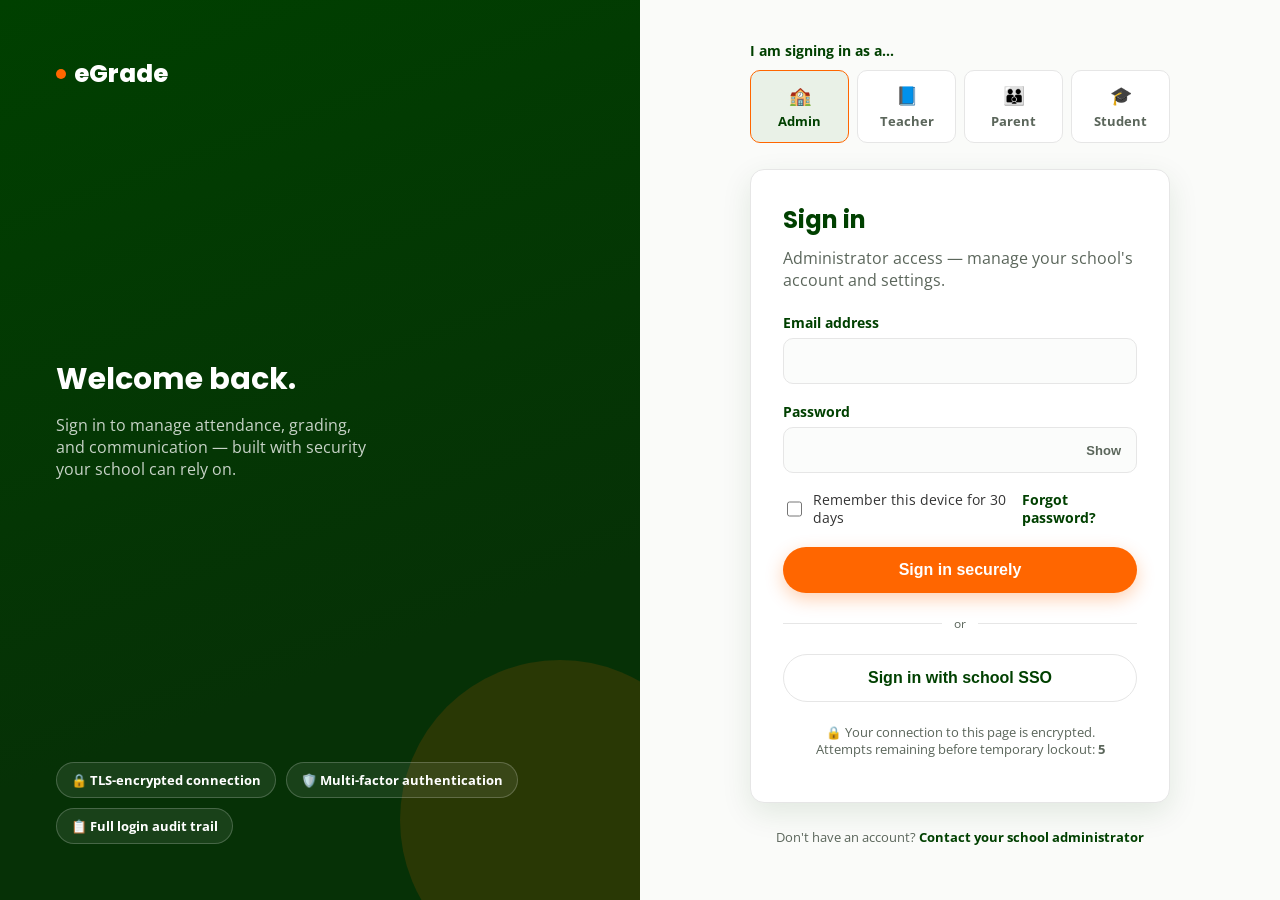
<file: login.html>
<!DOCTYPE html>
<html lang="en">
<head>
<meta charset="UTF-8">
<meta name="viewport" content="width=device-width, initial-scale=1.0">
<title>Sign in to eGrade — Secure Login</title>
<meta name="description" content="Sign in to your eGrade account as an Administrator, Teacher, Parent, or Student.">
<meta name="robots" content="noindex, nofollow">
<link rel="preconnect" href="https://fonts.googleapis.com">
<link rel="preconnect" href="https://fonts.gstatic.com" crossorigin>
<link href="https://fonts.googleapis.com/css2?family=Poppins:wght@600;700;800&family=Open+Sans:wght@400;600;700&display=swap" rel="stylesheet">
<!--
  SECURITY NOTE FOR IMPLEMENTERS (read before wiring this up to a real backend):
  This file is a front-end login experience only. It has no server, so all
  "authentication" here is simulated for demonstration. A production deployment
  MUST also implement, server-side:
    - TLS everywhere (HSTS), no login form ever served over plain HTTP
    - Passwords hashed with bcrypt/argon2 (never stored or compared in plaintext)
    - Rate limiting + progressive delays on failed attempts, per-account AND per-IP
    - A real CAPTCHA/challenge (e.g. hCaptcha) after repeated failures
    - Server-generated, single-use CSRF tokens validated on submit
    - Session cookies set with HttpOnly, Secure, SameSite=Strict
    - True multi-factor auth (TOTP/WebAuthn) — the OTP step below is a UI mock
    - Server-side role authorization checks (never trust the client-selected role)
    - Audit logging of login attempts, IP, device, and location for anomaly detection
    - Account lockout / notification-by-email on suspicious activity
-->
<style>
  :root{
    --green-900:#004000;
    --green-800:#0a5c0a;
    --green-050:#e9f1e7;
    --orange-500:#ff6600;
    --orange-600:#e35800;
    --bg:#FAFBF9;
    --text:#333333;
    --text-soft:#5b665b;
    --border:#E6E6E6;
    --danger:#c62828;
    --danger-bg:#fdecea;
    --radius:14px;
    --font-head:'Poppins','Inter',sans-serif;
    --font-body:'Open Sans','Roboto',sans-serif;
    --shadow:0 10px 30px rgba(0,64,0,0.10);
  }
  *{ box-sizing:border-box; }
  @media (prefers-reduced-motion:reduce){ *{ animation:none !important; transition:none !important; } }
  body{
    margin:0; font-family:var(--font-body); color:var(--text); background:var(--bg);
    min-height:100vh; display:grid; grid-template-columns:1fr 1fr;
  }
  h1,h2{ font-family:var(--font-head); color:var(--green-900); margin:0 0 .4em; }
  p{ color:var(--text-soft); margin:0 0 1em; }
  a{ color:var(--green-900); font-weight:700; text-decoration:none; }
  a:hover{ text-decoration:underline; }

  .skip-link{ position:absolute; left:-9999px; top:0; background:var(--green-900); color:#fff; padding:12px 20px; z-index:200; }
  .skip-link:focus{ left:0; }

  /* Brand panel */
  .brand-panel{
    background:linear-gradient(160deg, var(--green-900), #063106 70%);
    color:#fff; padding:56px; display:flex; flex-direction:column; justify-content:space-between;
    position:relative; overflow:hidden;
  }
  .brand-panel::after{
    content:""; position:absolute; right:-80px; bottom:-80px; width:320px; height:320px;
    border-radius:50%; background:rgba(255,102,0,0.14);
  }
  .logo{ display:flex; align-items:center; gap:8px; font-family:var(--font-head); font-weight:800; font-size:24px; z-index:1; }
  .logo .dot{ width:10px; height:10px; border-radius:50%; background:var(--orange-500); }
  .brand-copy{ max-width:36ch; z-index:1; }
  .brand-copy h2{ color:#fff; font-size:30px; }
  .brand-copy p{ color:rgba(255,255,255,0.78); font-size:16px; }
  .security-badges{ display:flex; flex-wrap:wrap; gap:10px; z-index:1; }
  .badge{
    display:flex; align-items:center; gap:8px; background:rgba(255,255,255,0.08);
    border:1px solid rgba(255,255,255,0.2); border-radius:999px; padding:8px 14px; font-size:13px; font-weight:700;
  }

  /* Form panel */
  .form-panel{ display:flex; align-items:center; justify-content:center; padding:40px 24px; }
  .form-wrap{ width:100%; max-width:420px; }
  .form-wrap .mobile-logo{ display:none; }

  .role-select{ margin-bottom:26px; }
  .role-select p{ font-weight:700; color:var(--green-900); font-size:14px; margin-bottom:10px; }
  .role-grid{ display:grid; grid-template-columns:repeat(4,1fr); gap:8px; }
  .role-btn{
    background:#fff; border:1.5px solid var(--border); border-radius:10px; padding:12px 4px;
    font-family:var(--font-body); font-weight:700; font-size:12.5px; color:var(--text-soft); cursor:pointer;
    display:flex; flex-direction:column; align-items:center; gap:6px;
  }
  .role-btn .r-icon{ font-size:18px; }
  .role-btn[aria-pressed="true"]{ border-color:var(--orange-500); color:var(--green-900); background:var(--green-050); }

  .card{ background:#fff; border:1px solid var(--border); border-radius:var(--radius); padding:32px; box-shadow:var(--shadow); }
  .field{ margin-bottom:18px; }
  .field label{ display:block; font-weight:700; font-size:14px; color:var(--green-900); margin-bottom:6px; }
  .input-wrap{ position:relative; }
  .field input{
    width:100%; padding:12px 14px; border:1px solid var(--border); border-radius:10px; font-size:15px;
    font-family:var(--font-body); background:#fbfcfb;
  }
  .field input:focus{ border-color:var(--green-900); outline:none; box-shadow:0 0 0 3px var(--green-050); }
  .field input[aria-invalid="true"]{ border-color:var(--danger); }
  .toggle-visibility{
    position:absolute; right:8px; top:50%; transform:translateY(-50%); background:none; border:none;
    color:var(--text-soft); font-size:13px; font-weight:700; cursor:pointer; padding:6px 8px;
  }
  .row-between{ display:flex; align-items:center; justify-content:space-between; margin:2px 0 20px; font-size:13.5px; }
  .checkbox-row{ display:flex; align-items:center; gap:8px; }
  .checkbox-row input{ width:16px; height:16px; }

  button.btn-primary{
    width:100%; background:var(--orange-500); color:#fff; font-weight:700; font-size:16px; border:none;
    border-radius:999px; padding:14px; cursor:pointer; box-shadow:0 6px 18px rgba(255,102,0,0.30);
    display:flex; align-items:center; justify-content:center; gap:8px; transition:background .15s, transform .15s;
  }
  button.btn-primary:hover:not(:disabled){ background:var(--orange-600); transform:translateY(-1px); }
  button.btn-primary:disabled{ opacity:.55; cursor:not-allowed; }
  button:focus-visible, a:focus-visible, input:focus-visible, .role-btn:focus-visible{
    outline:3px solid var(--orange-500); outline-offset:2px;
  }

  .divider{ display:flex; align-items:center; gap:12px; color:var(--text-soft); font-size:12px; margin:22px 0; }
  .divider::before, .divider::after{ content:""; flex:1; height:1px; background:var(--border); }

  .alert{ display:flex; gap:10px; align-items:flex-start; background:var(--danger-bg); color:var(--danger);
    border:1px solid #f5c6c1; border-radius:10px; padding:12px 14px; font-size:13.5px; font-weight:600; margin-bottom:18px; }
  .alert.info{ background:var(--green-050); color:var(--green-900); border-color:#cfe3cb; }

  .otp-inputs{ display:flex; gap:10px; justify-content:space-between; margin-bottom:6px; }
  .otp-inputs input{
    width:44px; height:52px; text-align:center; font-size:20px; font-weight:700; border:1px solid var(--border);
    border-radius:10px; background:#fbfcfb;
  }
  .otp-meta{ display:flex; justify-content:space-between; align-items:center; font-size:13px; margin:8px 0 20px; }
  .resend-btn{ background:none; border:none; color:var(--green-900); font-weight:700; font-size:13px; cursor:pointer; padding:0; }
  .resend-btn:disabled{ color:var(--text-soft); cursor:not-allowed; text-decoration:none; }

  .back-link{ display:inline-flex; align-items:center; gap:6px; font-size:13.5px; margin-bottom:16px; }
  .strength-note{ font-size:12px; color:var(--text-soft); margin-top:-10px; margin-bottom:16px; }
  .footnote{ text-align:center; font-size:12.5px; color:var(--text-soft); margin-top:22px; }
  .footnote .lock{ display:inline-flex; align-items:center; gap:4px; }

  [hidden]{ display:none !important; }
  .visually-hidden{ position:absolute; width:1px; height:1px; overflow:hidden; clip:rect(0 0 0 0); }

  @media (max-width:900px){
    body{ grid-template-columns:1fr; }
    .brand-panel{ display:none; }
    .form-wrap .mobile-logo{
      display:flex; align-items:center; gap:8px; font-family:var(--font-head); font-weight:800;
      font-size:22px; color:var(--green-900); justify-content:center; margin-bottom:28px;
    }
    .mobile-logo .dot{ width:9px; height:9px; border-radius:50%; background:var(--orange-500); }
  }
</style>
</head>
<body>
<a class="skip-link" href="#loginCard">Skip to sign-in form</a>

<!-- LEFT BRAND PANEL -->
<aside class="brand-panel" aria-hidden="true">
  <div class="logo"><span class="dot"></span>eGrade</div>
  <div class="brand-copy">
    <h2>Welcome back.</h2>
    <p>Sign in to manage attendance, grading, and communication — built with security your school can rely on.</p>
  </div>
  <div class="security-badges">
    <span class="badge">🔒 TLS-encrypted connection</span>
    <span class="badge">🛡️ Multi-factor authentication</span>
    <span class="badge">📋 Full login audit trail</span>
  </div>
</aside>

<!-- RIGHT FORM PANEL -->
<main class="form-panel">
  <div class="form-wrap">
    <div class="mobile-logo"><span class="dot"></span>eGrade</div>

    <!-- STEP 1: CREDENTIALS -->
    <section id="step-credentials">
      <div class="role-select">
        <p>I am signing in as a...</p>
        <div class="role-grid" role="group" aria-label="Select your role">
          <button type="button" class="role-btn" data-role="admin" aria-pressed="true"><span class="r-icon">🏫</span>Admin</button>
          <button type="button" class="role-btn" data-role="teacher" aria-pressed="false"><span class="r-icon">📘</span>Teacher</button>
          <button type="button" class="role-btn" data-role="parent" aria-pressed="false"><span class="r-icon">👪</span>Parent</button>
          <button type="button" class="role-btn" data-role="student" aria-pressed="false"><span class="r-icon">🎓</span>Student</button>
        </div>
      </div>

      <div class="card" id="loginCard">
        <h1 style="font-size:24px;">Sign in</h1>
        <p style="margin-bottom:22px;" id="roleHint">Administrator access — manage your school's account and settings.</p>

        <div id="lockoutAlert" class="alert" role="alert" hidden></div>
        <div id="genericError" class="alert" role="alert" hidden>
          <span aria-hidden="true">⚠️</span>
          <span id="genericErrorText">That email and password don't match. Please try again.</span>
        </div>

        <form id="credentialsForm" novalidate autocomplete="on">
          <!-- In production: include a server-issued, single-use CSRF token as a hidden field -->
          <input type="hidden" name="csrf_token" value="__SERVER_GENERATED_TOKEN__">

          <div class="field">
            <label for="email">Email address</label>
            <input id="email" name="email" type="email" required autocomplete="username" inputmode="email" aria-describedby="emailError">
            <div id="emailError" class="visually-hidden" role="alert"></div>
          </div>

          <div class="field">
            <label for="password">Password</label>
            <div class="input-wrap">
              <input id="password" name="password" type="password" required autocomplete="current-password" minlength="8" aria-describedby="passwordError">
              <button type="button" class="toggle-visibility" id="togglePw" aria-label="Show password" aria-pressed="false">Show</button>
            </div>
            <div id="passwordError" class="visually-hidden" role="alert"></div>
          </div>

          <div class="row-between">
            <label class="checkbox-row" for="rememberDevice">
              <input type="checkbox" id="rememberDevice" name="rememberDevice">
              Remember this device for 30 days
            </label>
            <a href="#" id="forgotLink">Forgot password?</a>
          </div>

          <button type="submit" class="btn-primary" id="submitCreds">
            <span id="submitCredsLabel">Sign in securely</span>
          </button>
        </form>

        <div class="divider">or</div>
        <button type="button" class="btn-primary" style="background:#fff; color:var(--green-900); border:1.5px solid var(--border); box-shadow:none;" id="ssoBtn">
          Sign in with school SSO
        </button>

        <p class="footnote">
          <span class="lock">🔒 Your connection to this page is encrypted.</span><br>
          Attempts remaining before temporary lockout: <strong id="attemptsLeft">5</strong>
        </p>
      </div>
    </section>

    <!-- STEP 2: MFA / OTP -->
    <section id="step-mfa" hidden>
      <button type="button" class="back-link" id="backToCreds">← Back</button>
      <div class="card">
        <h1 style="font-size:24px;">Verify it's you</h1>
        <p style="margin-bottom:22px;">
          We sent a 6-digit code to <strong id="mfaTarget">j•••@riverside.ac.ke</strong>. It expires in 5 minutes.
        </p>

        <div id="otpError" class="alert" role="alert" hidden>
          <span aria-hidden="true">⚠️</span> Incorrect code. Please try again.
        </div>

        <form id="otpForm" novalidate>
          <div class="otp-inputs" role="group" aria-label="6-digit verification code">
            <input type="text" inputmode="numeric" maxlength="1" aria-label="Digit 1" class="otp-digit">
            <input type="text" inputmode="numeric" maxlength="1" aria-label="Digit 2" class="otp-digit">
            <input type="text" inputmode="numeric" maxlength="1" aria-label="Digit 3" class="otp-digit">
            <input type="text" inputmode="numeric" maxlength="1" aria-label="Digit 4" class="otp-digit">
            <input type="text" inputmode="numeric" maxlength="1" aria-label="Digit 5" class="otp-digit">
            <input type="text" inputmode="numeric" maxlength="1" aria-label="Digit 6" class="otp-digit">
          </div>
          <div class="otp-meta">
            <span id="otpTimer">Code expires in 04:59</span>
            <button type="button" class="resend-btn" id="resendBtn" disabled>Resend code (30s)</button>
          </div>

          <label class="checkbox-row" style="margin-bottom:20px;">
            <input type="checkbox" id="trustDevice">
            Trust this device — skip this step next time
          </label>

          <button type="submit" class="btn-primary" id="submitOtp">Verify and sign in</button>
        </form>
      </div>
    </section>

    <!-- STEP 3: SUCCESS -->
    <section id="step-success" hidden>
      <div class="card" style="text-align:center;">
        <div style="font-size:38px; margin-bottom:12px;">✅</div>
        <h1 style="font-size:22px;">You're signed in</h1>
        <p>Welcome back. For your security, we noticed this sign-in from a <strong>new device</strong> in Nairobi, Kenya — if this wasn't you, contact your school administrator immediately.</p>
        <button type="button" class="btn-primary" id="continueBtn">Continue to dashboard</button>
      </div>
    </section>

    <p class="footnote" style="margin-top:26px;">
      Don't have an account? <a href="#">Contact your school administrator</a>
    </p>
  </div>
</main>

<script>
(function(){
  // ---------------------------------------------------------------
  // NOTE: Everything below is CLIENT-SIDE UX SIMULATION ONLY.
  // Real authentication, rate limiting, and session issuance must
  // happen on a trusted server — never in browser JavaScript.
  // ---------------------------------------------------------------

  var roleHints = {
    admin: "Administrator access — manage your school's account and settings.",
    teacher: "Teacher access — grade assignments and manage your classes.",
    parent: "Parent access — view your child's progress and messages.",
    student: "Student access — view assignments, grades, and resources."
  };
  var roleBtns = document.querySelectorAll('.role-btn');
  var roleHint = document.getElementById('roleHint');
  var currentRole = 'admin';
  roleBtns.forEach(function(btn){
    btn.addEventListener('click', function(){
      roleBtns.forEach(function(b){ b.setAttribute('aria-pressed','false'); });
      btn.setAttribute('aria-pressed','true');
      currentRole = btn.getAttribute('data-role');
      roleHint.textContent = roleHints[currentRole];
    });
  });

  // ---- Password visibility toggle ----
  var pwInput = document.getElementById('password');
  var toggleBtn = document.getElementById('togglePw');
  toggleBtn.addEventListener('click', function(){
    var showing = pwInput.type === 'text';
    pwInput.type = showing ? 'password' : 'text';
    toggleBtn.textContent = showing ? 'Show' : 'Hide';
    toggleBtn.setAttribute('aria-pressed', String(!showing));
    toggleBtn.setAttribute('aria-label', showing ? 'Show password' : 'Hide password');
  });

  // ---- Failed-attempt lockout simulation ----
  var MAX_ATTEMPTS = 5;
  var attemptsLeft = MAX_ATTEMPTS;
  var lockedUntil = null;
  var attemptsLeftEl = document.getElementById('attemptsLeft');
  var lockoutAlert = document.getElementById('lockoutAlert');
  var genericError = document.getElementById('genericError');
  var credentialsForm = document.getElementById('credentialsForm');
  var submitCreds = document.getElementById('submitCreds');
  var submitCredsLabel = document.getElementById('submitCredsLabel');
  var emailInput = document.getElementById('email');

  function showStep(id){
    ['step-credentials','step-mfa','step-success'].forEach(function(s){
      document.getElementById(s).hidden = (s !== id);
    });
  }

  function startLockout(){
    lockedUntil = Date.now() + 60 * 1000; // 60s simulated lockout
    lockoutAlert.hidden = false;
    submitCreds.disabled = true;
    tickLockout();
  }
  function tickLockout(){
    var remaining = Math.max(0, Math.ceil((lockedUntil - Date.now())/1000));
    if(remaining <= 0){
      lockoutAlert.hidden = true;
      submitCreds.disabled = false;
      attemptsLeft = MAX_ATTEMPTS;
      attemptsLeftEl.textContent = attemptsLeft;
      return;
    }
    lockoutAlert.textContent = '⚠ Too many failed attempts. For security, sign-in is temporarily locked for ' + remaining + 's.';
    setTimeout(tickLockout, 500);
  }

  credentialsForm.addEventListener('submit', function(e){
    e.preventDefault();
    genericError.hidden = true;
    if(lockedUntil && Date.now() < lockedUntil) return;

    var email = emailInput.value.trim();
    var password = pwInput.value;
    var emailValid = /^[^\s@]+@[^\s@]+\.[^\s@]+$/.test(email);

    emailInput.setAttribute('aria-invalid', String(!emailValid));
    pwInput.setAttribute('aria-invalid', String(password.length < 8));

    if(!emailValid || password.length < 8){
      genericError.hidden = false;
      document.getElementById('genericErrorText').textContent = 'Please enter a valid email and a password of at least 8 characters.';
      return;
    }

    // Simulated server round trip
    submitCredsLabel.textContent = 'Verifying…';
    submitCreds.disabled = true;
    setTimeout(function(){
      submitCreds.disabled = false;
      submitCredsLabel.textContent = 'Sign in securely';

      // DEMO RULE: any password containing "demo" succeeds; everything else "fails"
      // so you can see both the happy path and the lockout behavior.
      var success = password.toLowerCase().indexOf('demo') !== -1;

      if(success){
        var masked = email.replace(/^(.).*(@.*)$/, function(_, a, b){ return a + '•••' + b; });
        document.getElementById('mfaTarget').textContent = masked;
        showStep('step-mfa');
        startOtpTimers();
      } else {
        attemptsLeft -= 1;
        attemptsLeftEl.textContent = Math.max(attemptsLeft, 0);
        if(attemptsLeft <= 0){
          startLockout();
        } else {
          genericError.hidden = false;
        }
      }
    }, 600);
  });

  // ---- OTP step ----
  var otpDigits = document.querySelectorAll('.otp-digit');
  otpDigits.forEach(function(input, idx){
    input.addEventListener('input', function(){
      input.value = input.value.replace(/[^0-9]/g,'');
      if(input.value && otpDigits[idx+1]) otpDigits[idx+1].focus();
    });
    input.addEventListener('keydown', function(e){
      if(e.key === 'Backspace' && !input.value && otpDigits[idx-1]) otpDigits[idx-1].focus();
    });
  });

  var otpTimerEl = document.getElementById('otpTimer');
  var resendBtn = document.getElementById('resendBtn');
  var otpExpiry, resendReady;

  function startOtpTimers(){
    otpExpiry = Date.now() + 5*60*1000;
    resendReady = Date.now() + 30*1000;
    resendBtn.disabled = true;
    tickOtp();
  }
  function tickOtp(){
    var remain = Math.max(0, otpExpiry - Date.now());
    var mm = String(Math.floor(remain/60000)).padStart(2,'0');
    var ss = String(Math.floor((remain%60000)/1000)).padStart(2,'0');
    otpTimerEl.textContent = remain > 0 ? ('Code expires in ' + mm + ':' + ss) : 'Code expired — request a new one.';

    var resendRemain = Math.max(0, Math.ceil((resendReady - Date.now())/1000));
    resendBtn.disabled = resendRemain > 0;
    resendBtn.textContent = resendRemain > 0 ? ('Resend code (' + resendRemain + 's)') : 'Resend code';

    if(remain > 0) setTimeout(tickOtp, 500);
  }
  resendBtn.addEventListener('click', function(){
    if(resendBtn.disabled) return;
    resendReady = Date.now() + 30*1000;
    otpExpiry = Date.now() + 5*60*1000;
    tickOtp();
  });

  document.getElementById('backToCreds').addEventListener('click', function(){
    showStep('step-credentials');
  });

  document.getElementById('otpForm').addEventListener('submit', function(e){
    e.preventDefault();
    var code = Array.from(otpDigits).map(function(i){ return i.value; }).join('');
    var otpError = document.getElementById('otpError');
    // DEMO RULE: code "123456" always verifies successfully.
    if(code === '123456'){
      otpError.hidden = true;
      showStep('step-success');
    } else {
      otpError.hidden = false;
      otpDigits.forEach(function(i){ i.value=''; });
      otpDigits[0].focus();
    }
  });

  document.getElementById('continueBtn').addEventListener('click', function(){
    alert('This is where a real deployment would redirect to the ' + currentRole + ' dashboard.');
  });

  document.getElementById('forgotLink').addEventListener('click', function(e){
    e.preventDefault();
    alert('In production, this sends a password-reset link to the verified email on file (never reveals whether the email exists).');
  });

  document.getElementById('ssoBtn').addEventListener('click', function(){
    alert('This is where a real deployment would redirect to your school\'s SSO / identity provider (e.g. Google Workspace, Microsoft Entra).');
  });
})();
</script>
</body>
</html>
</file>
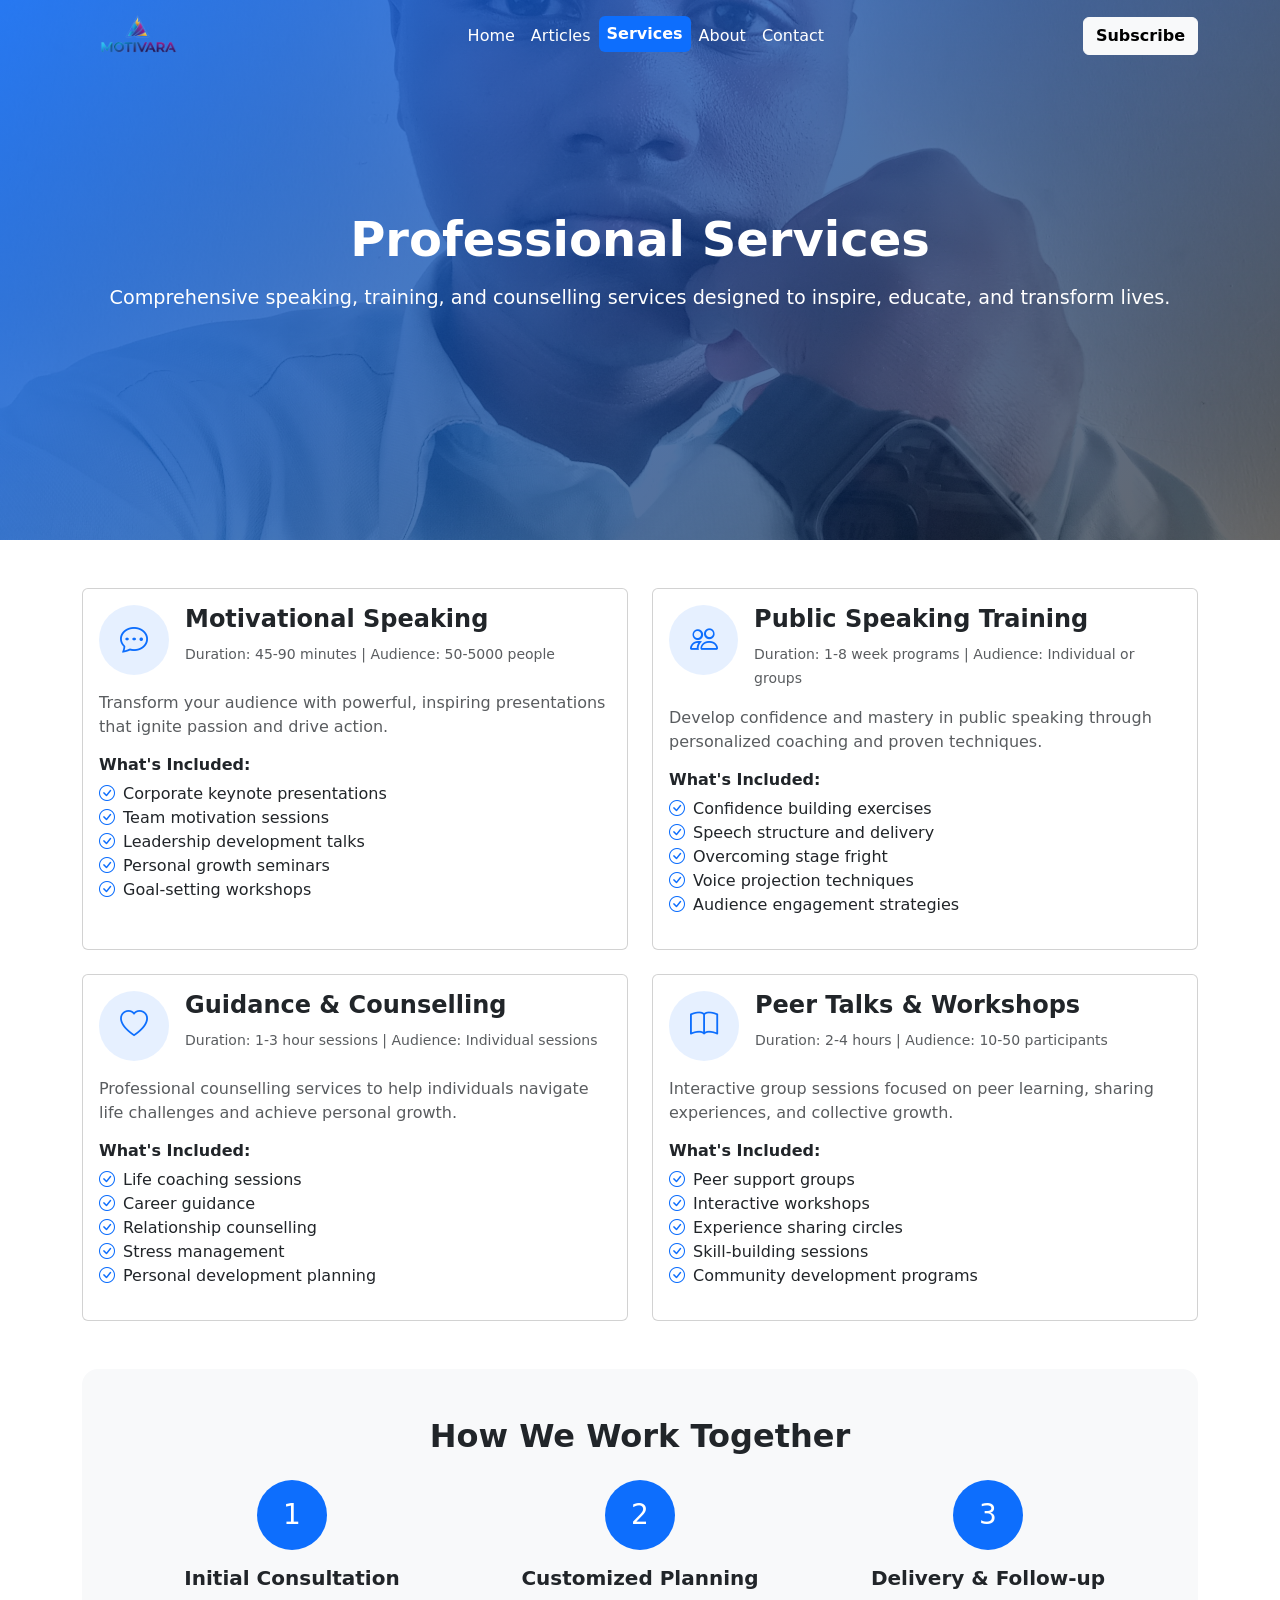
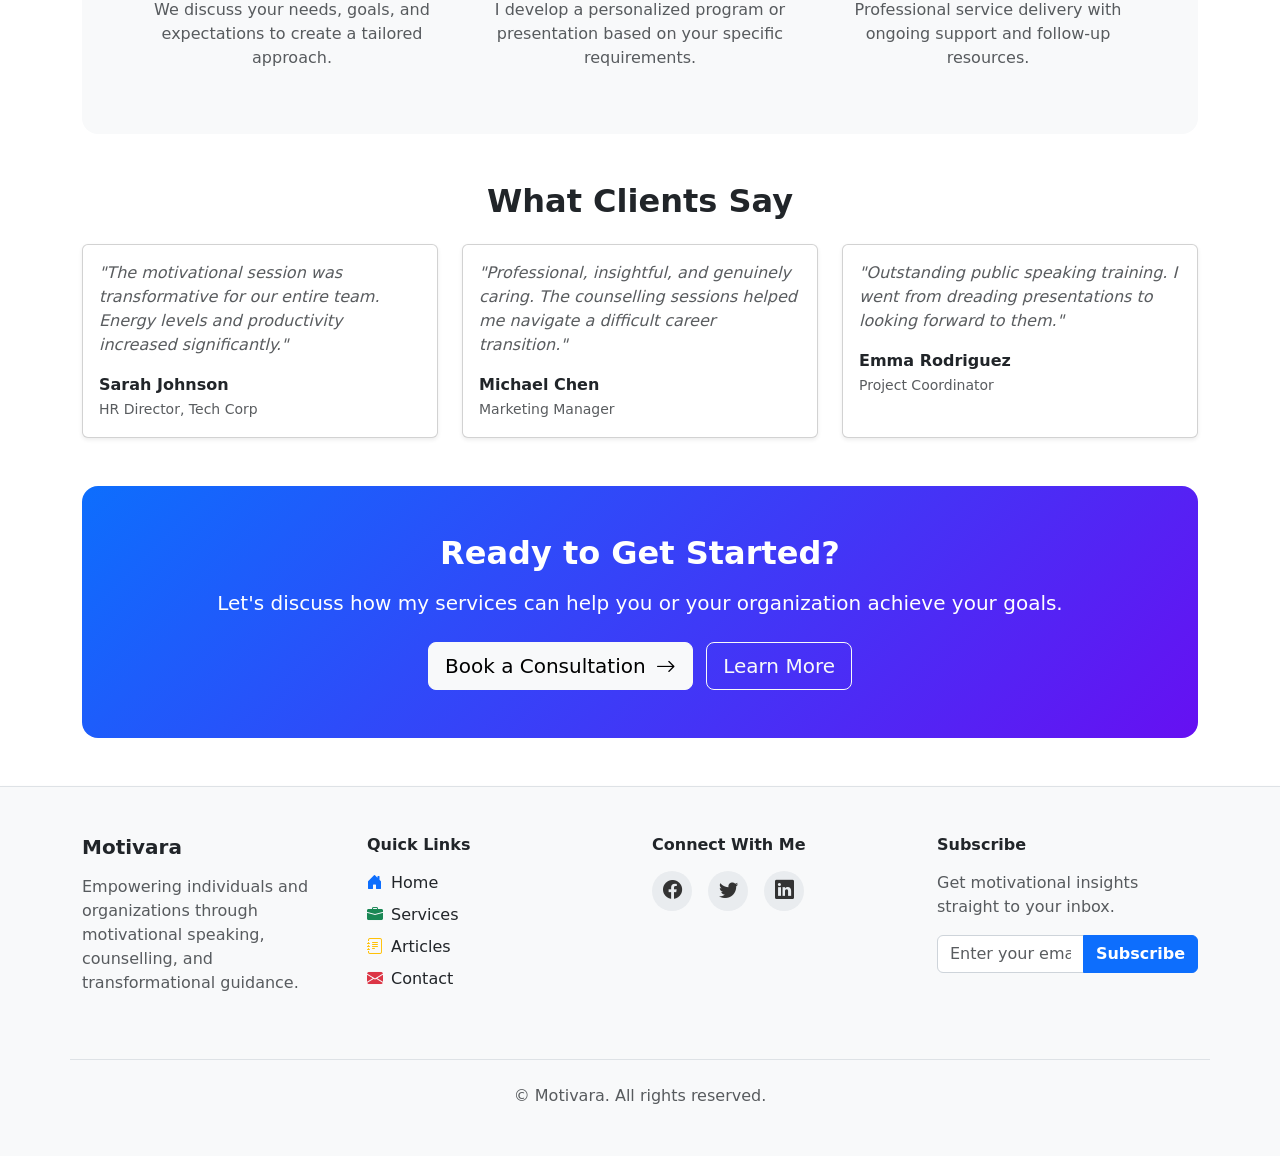
<file: services.html>
<!DOCTYPE html>
<html lang="en">
<head>
  <meta charset="UTF-8" />
  <meta name="viewport" content="width=device-width, initial-scale=1.0" />
  <title>Services | SpeakWise</title>

  <!-- Bootstrap CSS -->
  <link href="https://cdn.jsdelivr.net/npm/bootstrap@5.3.3/dist/css/bootstrap.min.css" rel="stylesheet">
  <!-- Bootstrap Icons -->
  <link href="https://cdn.jsdelivr.net/npm/bootstrap-icons@1.11.3/font/bootstrap-icons.css" rel="stylesheet">

  <style>
    /* Navbar Transparent */
    .navbar {
      position: absolute;
      top: 0;
      left: 0;
      width: 100%;
      z-index: 1000;
      background: transparent;
      transition: all 0.3s ease;
    }
    .navbar.scrolled {
      background: rgba(255, 255, 255, 0.9);
      backdrop-filter: blur(8px);
      box-shadow: 0 2px 10px rgba(0,0,0,0.1);
    }
    .navbar-brand img {
      height: 45px;
      object-fit: contain;
    }
    .nav-link {
      color: #fff !important;
      font-weight: 500;
      transition: color 0.3s ease;
    }
    .navbar.scrolled .nav-link {
      color: #101111 !important;
    }
    /* Active Nav-Link Styled as Button */
.nav-link.active {
  background-color: #0d6efd; /* Bootstrap Primary Blue */
  color: #fff !important;
  border-radius: 6px;
  padding: 6px 14px;
  font-weight: 600;
  transition: all 0.3s ease;
}

/* Optional Hover Effect */
.nav-link.active:hover {
  background-color: #afafc5; /* Slightly darker blue */
  color: #fff !important;
}


    /* Hero */
    .hero {
      height: 60vh;
      background: linear-gradient(135deg, rgba(13,110,253,0.85), rgba(0,0,0,0.6)),
                  url('assets/team1.jpg') center/cover no-repeat;
      color: #fff;
      display: flex;
      align-items: center;
      text-align: center;
    }
    .hero h1 {
      font-size: 3rem;
      font-weight: 700;
    }
    .hero p {
      font-size: 1.2rem;
    }

    .service-icon {
      width: 70px;
      height: 70px;
      border-radius: 50%;
      background: rgba(13,110,253,0.1);
      display: flex;
      align-items: center;
      justify-content: center;
      font-size: 28px;
      color: #0d6efd;
    }
    .shadow-hover {
      transition: all 0.3s ease;
    }
    .shadow-hover:hover {
      transform: translateY(-5px);
      box-shadow: 0 10px 20px rgba(0,0,0,0.15);
    }
    .bg-gradient-hero {
      background: linear-gradient(135deg, #0d6efd, #6610f2);
    }
  </style>
</head>
<body>
  <!-- Navbar -->
  <nav class="navbar navbar-expand-lg">
    <div class="container">
      <a class="navbar-brand" href="index.html">
        <img src="assets/motivara1.png" alt="SpeakWise Logo">
      </a>
      <button class="navbar-toggler bg-light" type="button" data-bs-toggle="collapse" data-bs-target="#navbarNav">
        <span class="navbar-toggler-icon"></span>
      </button>
      <div class="collapse navbar-collapse" id="navbarNav">
        <ul class="navbar-nav mx-auto mb-2 mb-lg-0">
          <li class="nav-item"><a class="nav-link" href="index.html">Home</a></li>
          <li class="nav-item"><a class="nav-link" href="articles.html">Articles</a></li>
          <li class="nav-item"><a class="nav-link active" href="services.html">Services</a></li>
          <li class="nav-item"><a class="nav-link" href="about.html">About</a></li>
          <li class="nav-item"><a class="nav-link" href="contact.html">Contact</a></li>
        </ul>
        <a href="#footer" class="btn btn-light fw-semibold">Subscribe</a>
      </div>
    </div>
  </nav>

  <!-- Hero -->
  <section class="hero">
    <div class="container">
      <h1>Professional Services</h1>
      <p class="lead mt-3">Comprehensive speaking, training, and counselling services designed to inspire, educate, and transform lives.</p>
    </div>
  </section>

  <div class="container py-5">
    <!-- Services Grid -->
    <div class="row g-4 mb-5">
      <!-- Motivational Speaking -->
      <div class="col-md-6">
        <div class="card shadow-hover h-100">
          <div class="card-body">
            <div class="d-flex align-items-start mb-3">
              <div class="service-icon me-3"><i class="bi bi-chat-dots"></i></div>
              <div>
                <h4 class="fw-bold">Motivational Speaking</h4>
                <small class="text-muted">Duration: 45-90 minutes | Audience: 50-5000 people</small>
              </div>
            </div>
            <p class="text-muted">
              Transform your audience with powerful, inspiring presentations that ignite passion and drive action.
            </p>
            <h6 class="fw-semibold">What's Included:</h6>
            <ul class="list-unstyled">
              <li><i class="bi bi-check-circle text-primary me-2"></i>Corporate keynote presentations</li>
              <li><i class="bi bi-check-circle text-primary me-2"></i>Team motivation sessions</li>
              <li><i class="bi bi-check-circle text-primary me-2"></i>Leadership development talks</li>
              <li><i class="bi bi-check-circle text-primary me-2"></i>Personal growth seminars</li>
              <li><i class="bi bi-check-circle text-primary me-2"></i>Goal-setting workshops</li>
            </ul>
          </div>
        </div>
      </div>

      <!-- Public Speaking Training -->
      <div class="col-md-6">
        <div class="card shadow-hover h-100">
          <div class="card-body">
            <div class="d-flex align-items-start mb-3">
              <div class="service-icon me-3"><i class="bi bi-people"></i></div>
              <div>
                <h4 class="fw-bold">Public Speaking Training</h4>
                <small class="text-muted">Duration: 1-8 week programs | Audience: Individual or groups</small>
              </div>
            </div>
            <p class="text-muted">
              Develop confidence and mastery in public speaking through personalized coaching and proven techniques.
            </p>
            <h6 class="fw-semibold">What's Included:</h6>
            <ul class="list-unstyled">
              <li><i class="bi bi-check-circle text-primary me-2"></i>Confidence building exercises</li>
              <li><i class="bi bi-check-circle text-primary me-2"></i>Speech structure and delivery</li>
              <li><i class="bi bi-check-circle text-primary me-2"></i>Overcoming stage fright</li>
              <li><i class="bi bi-check-circle text-primary me-2"></i>Voice projection techniques</li>
              <li><i class="bi bi-check-circle text-primary me-2"></i>Audience engagement strategies</li>
            </ul>
          </div>
        </div>
      </div>

      <!-- Guidance & Counselling -->
      <div class="col-md-6">
        <div class="card shadow-hover h-100">
          <div class="card-body">
            <div class="d-flex align-items-start mb-3">
              <div class="service-icon me-3"><i class="bi bi-heart"></i></div>
              <div>
                <h4 class="fw-bold">Guidance & Counselling</h4>
                <small class="text-muted">Duration: 1-3 hour sessions | Audience: Individual sessions</small>
              </div>
            </div>
            <p class="text-muted">
              Professional counselling services to help individuals navigate life challenges and achieve personal growth.
            </p>
            <h6 class="fw-semibold">What's Included:</h6>
            <ul class="list-unstyled">
              <li><i class="bi bi-check-circle text-primary me-2"></i>Life coaching sessions</li>
              <li><i class="bi bi-check-circle text-primary me-2"></i>Career guidance</li>
              <li><i class="bi bi-check-circle text-primary me-2"></i>Relationship counselling</li>
              <li><i class="bi bi-check-circle text-primary me-2"></i>Stress management</li>
              <li><i class="bi bi-check-circle text-primary me-2"></i>Personal development planning</li>
            </ul>
          </div>
        </div>
      </div>

      <!-- Peer Talks & Workshops -->
      <div class="col-md-6">
        <div class="card shadow-hover h-100">
          <div class="card-body">
            <div class="d-flex align-items-start mb-3">
              <div class="service-icon me-3"><i class="bi bi-book"></i></div>
              <div>
                <h4 class="fw-bold">Peer Talks & Workshops</h4>
                <small class="text-muted">Duration: 2-4 hours | Audience: 10-50 participants</small>
              </div>
            </div>
            <p class="text-muted">
              Interactive group sessions focused on peer learning, sharing experiences, and collective growth.
            </p>
            <h6 class="fw-semibold">What's Included:</h6>
            <ul class="list-unstyled">
              <li><i class="bi bi-check-circle text-primary me-2"></i>Peer support groups</li>
              <li><i class="bi bi-check-circle text-primary me-2"></i>Interactive workshops</li>
              <li><i class="bi bi-check-circle text-primary me-2"></i>Experience sharing circles</li>
              <li><i class="bi bi-check-circle text-primary me-2"></i>Skill-building sessions</li>
              <li><i class="bi bi-check-circle text-primary me-2"></i>Community development programs</li>
            </ul>
          </div>
        </div>
      </div>
    </div>

    <!-- Process Section -->
    <section class="bg-light rounded-4 p-5 mb-5">
      <h2 class="fw-bold text-center mb-4">How We Work Together</h2>
      <div class="row g-4 text-center">
        <div class="col-md-4">
          <div class="service-icon mx-auto mb-3 bg-primary text-white">1</div>
          <h5 class="fw-semibold">Initial Consultation</h5>
          <p class="text-muted">We discuss your needs, goals, and expectations to create a tailored approach.</p>
        </div>
        <div class="col-md-4">
          <div class="service-icon mx-auto mb-3 bg-primary text-white">2</div>
          <h5 class="fw-semibold">Customized Planning</h5>
          <p class="text-muted">I develop a personalized program or presentation based on your specific requirements.</p>
        </div>
        <div class="col-md-4">
          <div class="service-icon mx-auto mb-3 bg-primary text-white">3</div>
          <h5 class="fw-semibold">Delivery & Follow-up</h5>
          <p class="text-muted">Professional service delivery with ongoing support and follow-up resources.</p>
        </div>
      </div>
    </section>

    <!-- Testimonials -->
    <section class="mb-5">
      <h2 class="fw-bold text-center mb-4">What Clients Say</h2>
      <div class="row g-4">
        <div class="col-md-4">
          <div class="card h-100 shadow-sm">
            <div class="card-body">
              <p class="fst-italic text-muted">"The motivational session was transformative for our entire team. Energy levels and productivity increased significantly."</p>
              <p class="fw-semibold mb-0">Sarah Johnson</p>
              <small class="text-muted">HR Director, Tech Corp</small>
            </div>
          </div>
        </div>
        <div class="col-md-4">
          <div class="card h-100 shadow-sm">
            <div class="card-body">
              <p class="fst-italic text-muted">"Professional, insightful, and genuinely caring. The counselling sessions helped me navigate a difficult career transition."</p>
              <p class="fw-semibold mb-0">Michael Chen</p>
              <small class="text-muted">Marketing Manager</small>
            </div>
          </div>
        </div>
        <div class="col-md-4">
          <div class="card h-100 shadow-sm">
            <div class="card-body">
              <p class="fst-italic text-muted">"Outstanding public speaking training. I went from dreading presentations to looking forward to them."</p>
              <p class="fw-semibold mb-0">Emma Rodriguez</p>
              <small class="text-muted">Project Coordinator</small>
            </div>
          </div>
        </div>
      </div>
    </section>

    <!-- CTA -->
    <section class="text-center bg-gradient-hero text-white rounded-4 p-5">
      <h2 class="fw-bold mb-3">Ready to Get Started?</h2>
      <p class="fs-5 mb-4">Let's discuss how my services can help you or your organization achieve your goals.</p>
      <a href="contact.html" class="btn btn-light btn-lg me-2">Book a Consultation <i class="bi bi-arrow-right ms-1"></i></a>
      <a href="articles.html" class="btn btn-outline-light btn-lg">Learn More</a>
    </section>
  </div>

  <!-- Bootstrap JS -->
  <script src="https://cdn.jsdelivr.net/npm/bootstrap@5.3.3/dist/js/bootstrap.bundle.min.js"></script>

  <!-- Navbar Scroll Effect -->
  <script>
    window.addEventListener("scroll", function() {
      const navbar = document.querySelector(".navbar");
      navbar.classList.toggle("scrolled", window.scrollY > 50);
    });
  </script>

  <div id="footer"></div>
  <script>
        // Load footer + attach Mailchimp subscribe
        fetch("footer.html")
      .then(response => response.text())
      .then(data => {
        document.getElementById("footer").innerHTML = data;

        // ✅ Attach Mailchimp subscribe after footer loads
        const form = document.getElementById("footer-subscribe-form");
        if (form) {
          form.addEventListener("submit", function (e) {
            e.preventDefault();
            $.ajax({
              type: "GET",
              url: "https://gmail.us2.list-manage.com/subscribe/post-json?u=e6c0b6a8f3ec5663e15b333d7&id=45468931f6&c=?",
              data: $(this).serialize(),
              dataType: "jsonp",
              success: function (data) {
                if (data.result === "success") {
                  Swal.fire("🎉 Subscribed!", "Check your inbox for updates.", "success");
                  form.reset();
                } else {
                  Swal.fire("⚠️ Oops!", $(data.msg).text() || "Something went wrong.", "error");
                }
              },
              error: function () {
                Swal.fire("⚠️ Error", "Could not connect to Motivara NewsLetter.", "error");
              }
            });
          });
        }
      });
  </script>
</body>
</html>
</file>
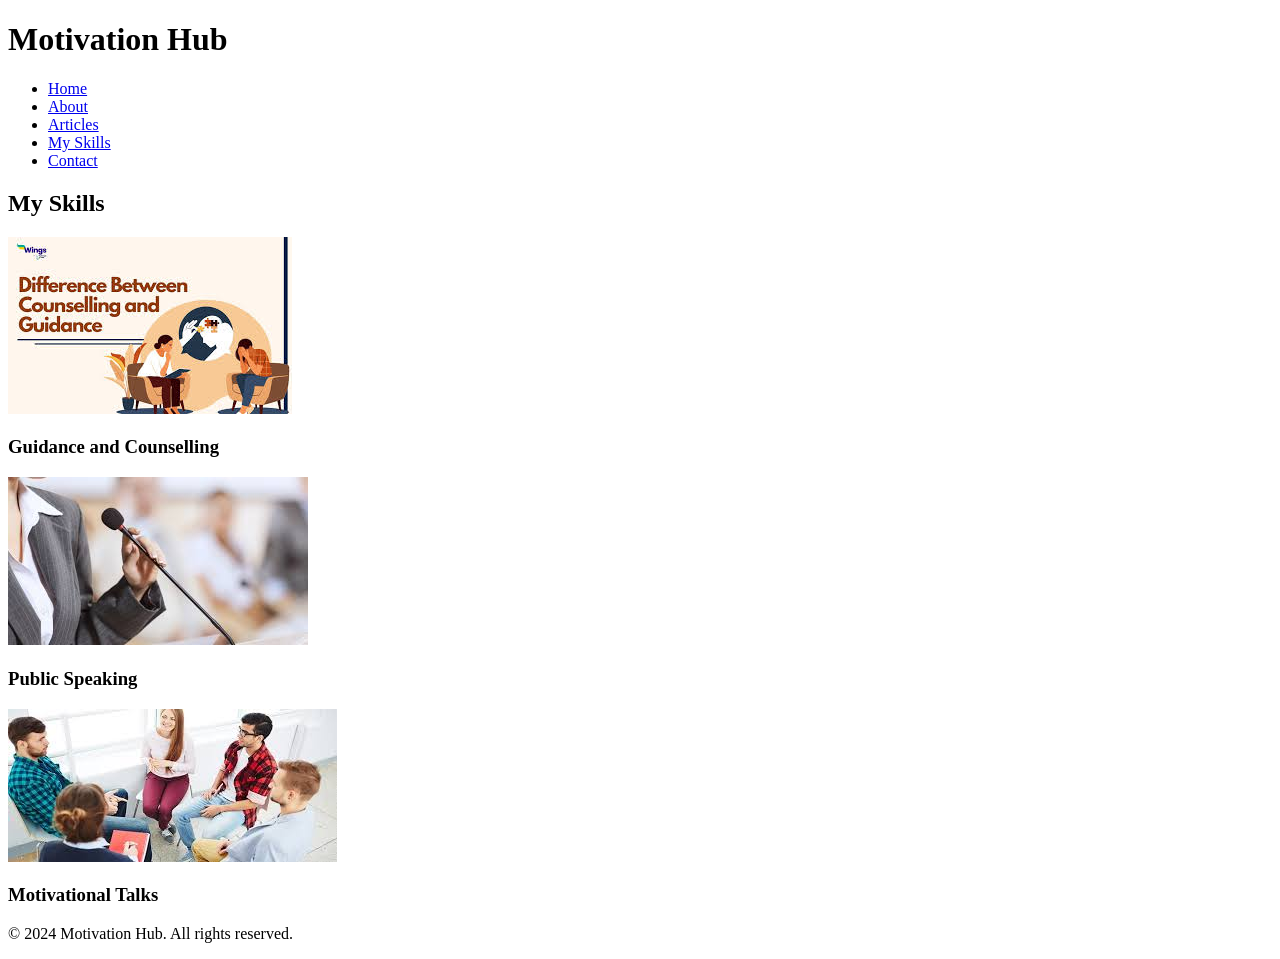
<file: skills.html>
<!DOCTYPE html>
<html lang="en">
<head>
    <meta charset="UTF-8">
    <meta name="viewport" content="width=device-width, initial-scale=1.0">
    <title>Motivation Hub</title>
    <link rel="stylesheet" href="styles.css">
</head>
<body>
    <header>
        <div class="container">
            <h1>Motivation Hub</h1>
            <nav>
                <ul>
                    <li><a href="index.html">Home</a></li>
                    <li><a href="about.html">About</a></li>
                    <li><a href="articles.html">Articles</a></li>
                    <li><a href="skills.html">My Skills</a></li>
                    <li><a href="contact.html">Contact</a></li>
                </ul>
            </nav>
        </div>
    </header>

    <section id="skills">
        <div class="container">
            <h2>My Skills</h2>
            <div class="skills-list">
                <div class="skill-item">
                    <img src="images/guidance.jpeg" alt="Guidance and Counselling">
                    <h3>Guidance and Counselling</h3>
                </div>
                <div class="skill-item">
                    <img src="images/mic infront.jpeg" alt="Public Speaking">
                    <h3>Public Speaking</h3>
                </div>
                <div class="skill-item">
                    <img src="images/peer talks.jpeg" alt="Motivational Writing">
                    <h3>Motivational Talks</h3>
                </div>
                <!-- Add more skills with images as needed -->
            </div>
        </div>
    </section>

    <footer>
        <div class="container">
            <p>&copy; 2024 Motivation Hub. All rights reserved.</p>
        </div>
    </footer>
</body>
</html>
</file>
<file: styles.css>
<!-- Inline Articles Data + Logic -->
<script>
  const defaultImg = "assets/articles/default.jpg";

  const featuredArticles = [
    {
      category: "Leadership",
      date: "March 15, 2024",
      readTime: "8 min read",
      title: "The Power of Positive Thinking in Leadership",
      description: "Great leaders aren’t just skilled decision-makers — they shape the culture of their teams through mindset...",
      full: "<p>Leadership begins in the mind. When leaders cultivate positivity, they influence their teams to see opportunities instead of obstacles. Positive thinking builds resilience, fosters innovation, and inspires others to push beyond limitations. History shows us that visionary leaders such as Nelson Mandela or Martin Luther King Jr. maintained a hopeful outlook even in times of trial, and this inspired multitudes to follow their cause. In this article, we’ll explore practical ways leaders can nurture positivity, reframe challenges, and create environments where growth flourishes.</p>",
      img: "assets/articles/leadership-positive.jpg"
    },
    {
      category: "Public Speaking",
      date: "March 10, 2024",
      readTime: "12 min read",
      title: "Overcoming Public Speaking Anxiety: A Complete Guide",
      description: "Stage fright is one of the most common fears, but it doesn’t have to control your voice...",
      full: "<p>Public speaking anxiety affects millions of people worldwide. The fear often stems from a belief that others are judging us harshly. However, by understanding that audiences are usually supportive and by practicing effective techniques, you can overcome this fear. Strategies include controlled breathing, visualization of success, and gradual exposure to speaking opportunities. With consistency, anyone can transform nervous energy into dynamic stage presence and deliver speeches with confidence.</p>",
      img: "assets/articles/art of.jpeg"
    }
  ];

  const allArticles = [
    {
      category: "Personal Growth",
      title: "Building Resilience in Challenging Times",
      description: "Life is full of unexpected storms, but resilience is what helps us rise above them...",
      readTime: "10 min read",
      full: "<p>Resilience is not simply enduring pain; it’s about bouncing back stronger. It requires developing habits of gratitude, adaptability, and perseverance. Whether through daily affirmations, a strong support network, or reframing setbacks as lessons, resilience empowers us to thrive. In tough times, resilience transforms challenges into stepping stones for future victories.</p>",
      img: "assets/articles/resilience.jpg"
    },
    {
      category: "Communication",
      title: "The Art of Effective Communication",
      description: "Words have power — they can inspire, persuade, or divide...",
      readTime: "6 min read",
      full: "<p>Effective communication isn’t just about speaking clearly — it’s about listening actively, empathizing, and connecting with people. Great communicators use body language, storytelling, and emotional intelligence to create trust. Miscommunication leads to conflict, while clear communication builds harmony, especially in workplaces and families.</p>",
      img: "assets/articles/peer talks.jpeg"
    },
    {
      category: "Productivity",
      title: "Goal Setting That Actually Works",
      description: "Why do so many goals fail? Because they’re built on vague intentions instead of structured systems...",
      readTime: "9 min read",
      full: "<p>Goals often fail because they lack clarity and accountability. SMART goals — Specific, Measurable, Achievable, Relevant, and Time-bound — provide a proven framework. Pairing goals with consistent habits and tracking progress ensures sustainable success. Instead of lofty resolutions, focus on daily, incremental steps that compound over time.</p>",
      img: "assets/articles/goal-setting.jpg"
    },
    {
      category: "Psychology",
      title: "Understanding Human Motivation",
      description: "What truly drives people? Beyond money and recognition lies a deeper psychology of purpose...",
      readTime: "11 min read",
      full: "<p>Motivation is complex — influenced by intrinsic drives like passion and curiosity, and extrinsic factors like rewards and recognition. Research shows that people who connect their work to a sense of purpose perform better and stay more fulfilled. To stay motivated, align tasks with your values and regularly remind yourself of the bigger picture.</p>",
      img: "assets/articles/motivation.jpg"
    },
    {
      category: "Wellness",
      title: "Balancing Work and Life in a Busy World",
      description: "Modern life often demands more than we can give, leaving many drained and overwhelmed...",
      readTime: "7 min read",
      full: "<p>Work-life balance is about creating harmony between responsibilities and personal well-being. This includes setting boundaries, prioritizing self-care, and recognizing that rest is productive. By learning to say ‘no’ and managing time wisely, you’ll create space for both professional growth and personal happiness.</p>",
      img: "assets/articles/work-life-balance.jpg"
    },
    {
      category: "Leadership",
      title: "Servant Leadership: Leading by Serving Others",
      description: "True leadership is not about authority — it’s about service...",
      readTime: "8 min read",
      full: "<p>Servant leadership shifts the focus from power to responsibility. It is rooted in empathy, humility, and the belief that leaders exist to elevate those they lead. By prioritizing people over profit and listening more than commanding, servant leaders create lasting impact and stronger communities.</p>",
      img: "assets/articles/servant-leadership.jpg"
    },
    {
      category: "Public Speaking",
      title: "Crafting Stories That Captivate Audiences",
      description: "Facts tell, but stories sell. This article shows you how to weave narratives that spark emotion...",
      readTime: "9 min read",
      full: "<p>Stories move audiences in ways data alone never can. From ancient cultures to modern boardrooms, storytelling remains the most effective way to persuade and inspire. Use the three-act structure, relatable characters, and emotional arcs to turn your message into a memorable journey.</p>",
      img: "assets/articles/storytelling.jpg"
    },
    {
      category: "Personal Growth",
      title: "Developing a Growth Mindset",
      description: "Your mindset determines your future. Learn how to move from fixed thinking...",
      readTime: "6 min read",
      full: "<p>A growth mindset sees challenges as opportunities for development, not as threats to competence. Embracing failure as feedback, practicing curiosity, and celebrating small wins fosters continuous learning and adaptability in every area of life.</p>",
      img: "assets/articles/growth-mindset.png"
    },
    {
      category: "Productivity",
      title: "Mastering Time Management",
      description: "Time is the most valuable resource — learn how to manage it effectively...",
      readTime: "10 min read",
      full: "<p>Time management is about priorities, not clocks. Techniques like the Eisenhower Matrix, Pomodoro Technique, and batching tasks reduce overwhelm. Protecting time for deep work while eliminating distractions helps you achieve more with less effort.</p>",
      img: "assets/articles/time-management.png"
    },
    {
      category: "Psychology",
      title: "The Science of Habits",
      description: "Habits shape our daily lives — discover how to break bad ones and form new ones...",
      readTime: "12 min read",
      full: "<p>Habits form through repetition and cues in our environment. Breaking bad habits requires disrupting the triggers, while building good ones means attaching them to existing routines. James Clear’s ‘habit stacking’ principle is a simple yet powerful way to rewire behavior.</p>",
      img: "assets/articles/habits.jpg"
    },
    {
      category: "Communication",
      title: "The Listening Advantage",
      description: "Great leaders and communicators don’t just talk — they listen deeply...",
      readTime: "7 min read",
      full: "<p>Listening builds trust, reduces conflict, and makes people feel valued. Active listening — showing empathy, asking clarifying questions, and giving full attention — can transform relationships at work, in families, and in communities.</p>",
      img: "assets/articles/listening.jpg"
    },
    {
      category: "Wellness",
      title: "Mindfulness for Modern Living",
      description: "In a world of constant noise, mindfulness offers clarity and calm...",
      readTime: "9 min read",
      full: "<p>Mindfulness is the practice of living fully in the present moment. From meditation to mindful eating, these practices reduce stress and increase focus. Scientific studies confirm that mindfulness lowers anxiety, improves sleep, and enhances emotional well-being.</p>",
      img: "assets/articles/wellness.jpg"
    }
  ];

  function renderFeaturedArticles() {
    const container = document.querySelector("#featured-articles");
    container.innerHTML = featuredArticles.map((article, idx) => `
      <div class="col-md-6">
        <div class="card shadow-hover h-100 article-card" data-index="${idx}" data-type="featured">
          <img src="${article.img || defaultImg}" class="card-img-top" alt="${article.title}">
          <div class="card-body">
            <div class="d-flex justify-content-between mb-2">
              <span class="category-badge">${article.category}</span>
              <small class="text-muted"><i class="bi bi-calendar me-1"></i> ${article.date} • ${article.readTime}</small>
            </div>
            <h5 class="fw-bold">${article.title}</h5>
            <p class="text-muted">${article.description}</p>
            <button class="btn btn-link text-primary p-0">Read Full Article <i class="bi bi-arrow-right ms-1"></i></button>
          </div>
        </div>
      </div>
    `).join("");
  }

  function renderAllArticles(list) {
    const container = document.querySelector("#all-articles");
    container.innerHTML = list.map((article, idx) => `
      <div class="col-md-4">
        <div class="card shadow-hover h-100 article-card" data-index="${idx}" data-type="all">
          <img src="${article.img || defaultImg}" class="card-img-top" alt="${article.title}">
          <div class="card-body">
            <span class="category-badge mb-2">${article.category}</span>
            <h6 class="fw-bold">${article.title}</h6>
            <p class="text-muted small">${article.description}</p>
            <small class="text-muted"><i class="bi bi-clock me-1"></i> ${article.readTime}</small>
          </div>
        </div>
      </div>
    `).join("");
  }

  document.addEventListener("DOMContentLoaded", () => {
    renderFeaturedArticles();
    renderAllArticles(allArticles);

    // Filter
    document.querySelectorAll("#category-filters button").forEach(btn => {
      btn.addEventListener("click", () => {
        document.querySelectorAll("#category-filters button").forEach(b => b.classList.remove("active"));
        btn.classList.add("active");
        const cat = btn.getAttribute("data-category");
        const filtered = (cat === "All") ? allArticles : allArticles.filter(a => a.category === cat);
        renderAllArticles(filtered);
      });
    });

    // Modal logic
    document.body.addEventListener("click", e => {
      const card = e.target.closest(".article-card");
      if (card) {
        const type = card.dataset.type;
        const index = card.dataset.index;
        const article = type === "featured" ? featuredArticles[index] : allArticles[index];
        document.getElementById("articleModalLabel").textContent = article.title;
        document.getElementById("articleModalContent").innerHTML = `
          <img src="${article.img || defaultImg}" class="img-fluid rounded mb-3" alt="${article.title}">
          ${article.full || article.description}
        `;
        const modal = new bootstrap.Modal(document.getElementById("articleModal"));
        modal.show();
      }
    });

    // Newsletter
    const form = document.getElementById("newsletter-form");
    const msg = document.getElementById("newsletter-msg");
    form.addEventListener("submit", e => {
      e.preventDefault();
      const email = form.querySelector("input").value;
      msg.textContent = `✅ Thank you for subscribing, ${email}!`;
      form.reset();
    });
  });
  fetch("footer.html")
    .then(res => res.text())
    .then(html => {
      document.getElementById("footer").innerHTML = html;
    });
</script>
<!-- footer.html -->
<footer class="bg-light text-dark border-top shadow-sm">
  <div class="container py-5">
    <div class="row">
      <!-- Brand -->
      <div class="col-md-4 mb-4">
        <h3 class="h5 fw-bold mb-3">SpeakWise</h3>
        <p class="text-muted">
          Empowering individuals and organizations through motivational speaking, 
          counselling, and transformational guidance.
        </p>
      </div>

      <!-- Quick Links -->
      <div class="col-md-4 mb-4">
        <h4 class="h6 fw-bold mb-3">Quick Links</h4>
        <ul class="list-unstyled">
          <li class="mb-2">
            <a href="index.html" class="text-dark text-decoration-none d-flex align-items-center">
              <i class="bi bi-house-door-fill text-primary me-2"></i> Home
            </a>
          </li>
          <li class="mb-2">
            <a href="services.html" class="text-dark text-decoration-none d-flex align-items-center">
              <i class="bi bi-briefcase-fill text-success me-2"></i> Services
            </a>
          </li>
          <li class="mb-2">
            <a href="articles.html" class="text-dark text-decoration-none d-flex align-items-center">
              <i class="bi bi-journal-text text-warning me-2"></i> Articles
            </a>
          </li>
          <li class="mb-2">
            <a href="contact.html" class="text-dark text-decoration-none d-flex align-items-center">
              <i class="bi bi-envelope-fill text-danger me-2"></i> Contact
            </a>
          </li>
        </ul>
      </div>

      <!-- Socials -->
      <div class="col-md-4 mb-4">
        <h4 class="h6 fw-bold mb-3">Connect With Me</h4>
        <div class="d-flex gap-3">
          <a href="https://facebook.com" target="_blank" class="social-link">
            <i class="bi bi-facebook"></i>
          </a>
          <a href="https://twitter.com" target="_blank" class="social-link">
            <i class="bi bi-twitter"></i>
          </a>
          <a href="https://linkedin.com" target="_blank" class="social-link">
            <i class="bi bi-linkedin"></i>
          </a>
        </div>
      </div>
    </div>

    <!-- Bottom -->
    <div class="border-top pt-4 mt-4 text-center">
      <p class="mb-0 text-muted">© <span id="year"></span> SpeakWise. All rights reserved.</p>
    </div>
  </div>
</footer>

<!-- Footer Custom Styling -->
<style>
  .social-link {
    display: inline-flex;
    align-items: center;
    justify-content: center;
    width: 40px;
    height: 40px;
    border-radius: 50%;
    background: #e9ecef;
    color: #333;
    font-size: 1.2rem;
    transition: all 0.3s ease;
  }
  .social-link:hover {
    background: #0d6efd;
    color: #fff;
    transform: translateY(-3px);
  }
  footer a:hover {
    color: #0d6efd !important;
  }
</style>

<!-- Script to auto-update year -->
<script>
  document.getElementById("year").textContent = new Date().getFullYear();
</script>

</body>
</html>
</file>
